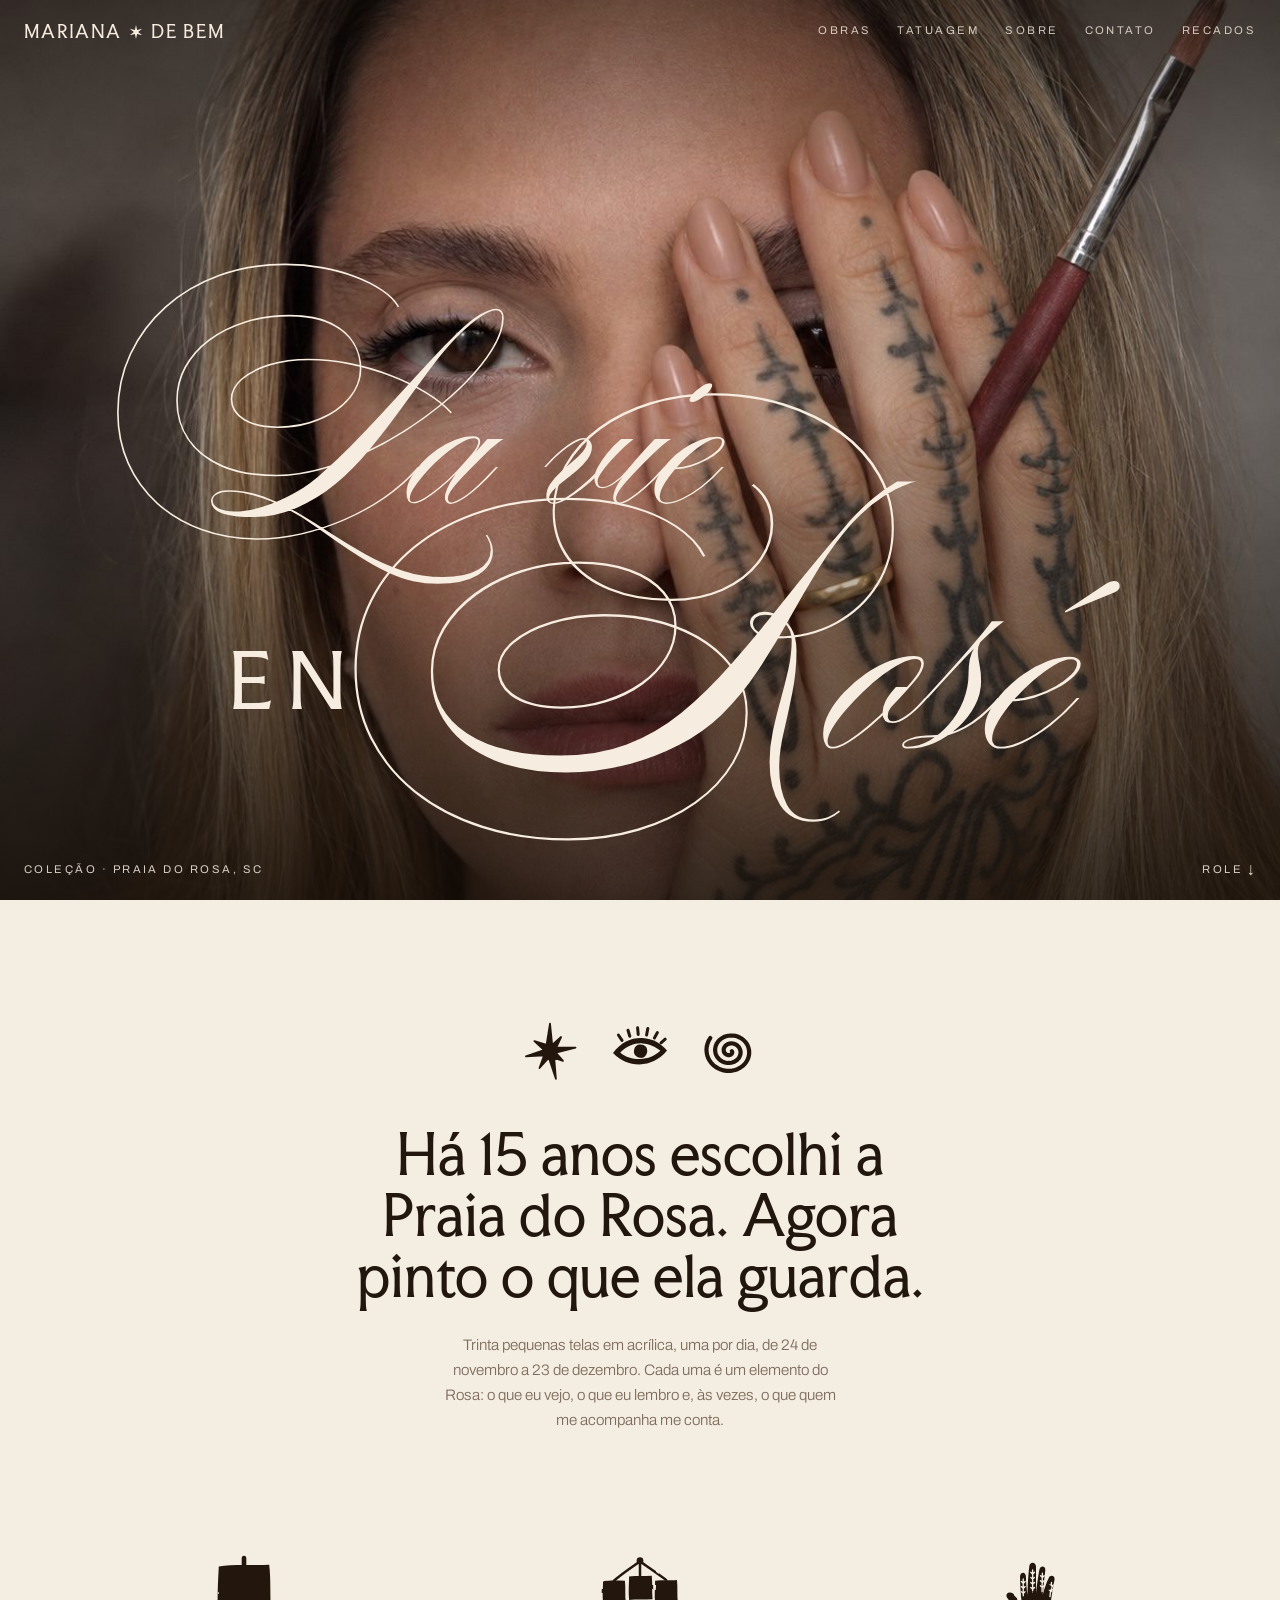
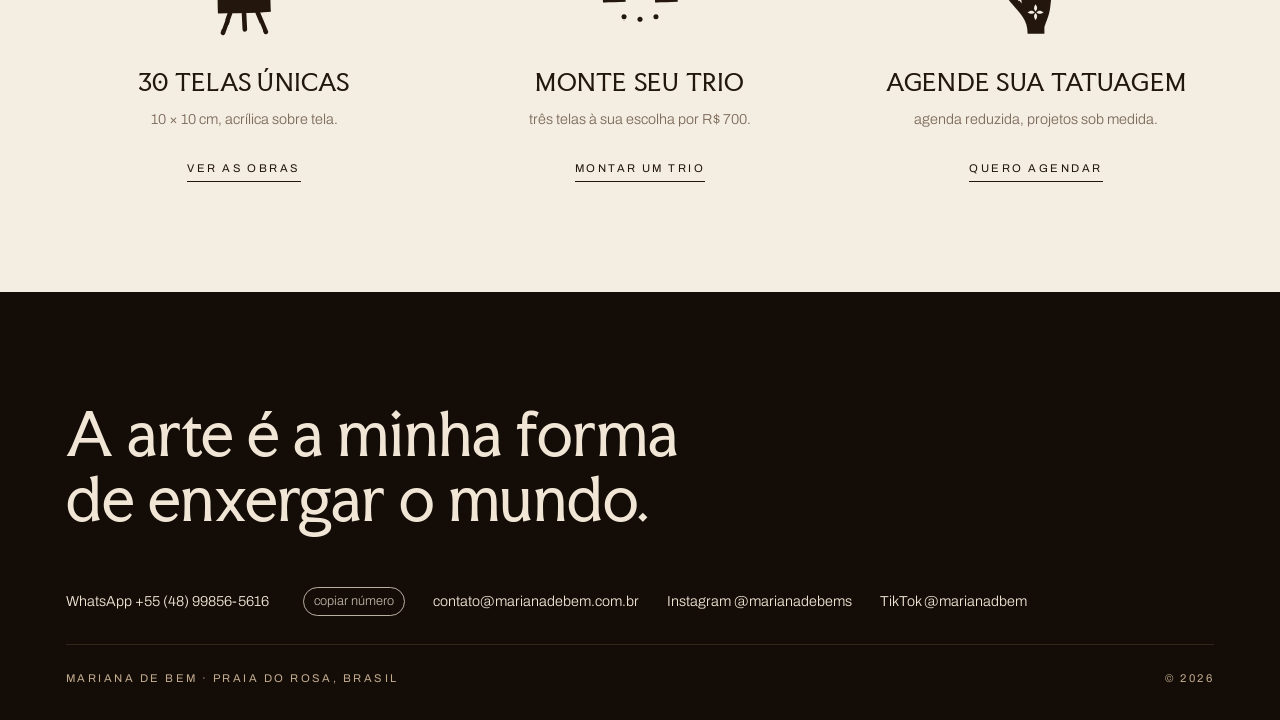
<file: index.html>
<!doctype html>
<html lang="pt-BR">
<meta charset="utf-8">
<meta name="viewport" content="width=device-width, initial-scale=1, viewport-fit=cover">
<title>La Vie en Rosé</title>
<meta name="description" content="Mariana de Bem: artista e tatuadora na Praia do Rosa. Coleção La Vie en Rosé, obras em acrílica sobre tela.">
<link rel="preconnect" href="https://fonts.googleapis.com">
<link rel="preconnect" href="https://fonts.gstatic.com" crossorigin>
<link rel="stylesheet" href="https://fonts.googleapis.com/css2?family=Faculty+Glyphic&family=Ballet:opsz@16..72&family=Archivo:wght@300;400;500&display=swap">
<link rel="stylesheet" href="estilo.css">

<svg width="0" height="0" style="position:absolute" aria-hidden="true">
  <!-- Ícones no estilo recortado à mão: formas cheias e orgânicas, com detalhes vazados na cor do fundo.
       O filtro "tremido" deixa as bordas levemente irregulares, como papel recortado ou tinta. -->
  <filter id="tremido" x="-10%" y="-10%" width="120%" height="120%">
    <feTurbulence type="fractalNoise" baseFrequency="0.05" numOctaves="2" seed="7"/>
    <feDisplacementMap in="SourceGraphic" scale="2.6" xChannelSelector="R" yChannelSelector="G"/>
  </filter>
  <!-- Faísca: oito pontas de tamanhos diferentes -->
  <symbol id="i-faisca" viewBox="0 0 100 100">
    <path filter="url(#tremido)" fill="currentColor" stroke="currentColor" stroke-width="3" stroke-linejoin="round" d="M50.0 6.0 L53.6 41.6 L68.5 28.4 L60.4 46.0 L92.6 46.0 L59.7 54.5 L71.6 68.2 L57.0 63.0 L59.8 98.0 L48.1 62.8 L32.5 80.0 L40.2 58.9 L9.9 60.5 L40.2 50.2 L24.0 35.1 L44.3 41.5 Z"/>
  </symbol>
  <!-- Olho: amêndoa torta, cílios curtos em cima -->
  <symbol id="i-olho" viewBox="0 0 100 100">
    <g filter="url(#tremido)">
      <path fill="none" stroke="currentColor" stroke-width="5" stroke-linecap="round" d="M20 34 14 25M33 27l-3-10M47 24l-1-11M61 25l2-11M74 30l5-9M85 38l7-6"/>
      <path fill="currentColor" d="M5 55C19 36 37 29 54 30s31 9 41 21C83 66 66 74 49 74S16 67 5 55Z"/>
      <path style="fill:var(--creme)" d="M17 54c12-11 25-16 37-15s23 6 30 12c-9 9-21 14-34 14S26 62 17 54Z"/>
      <path fill="currentColor" d="M51 41c7 0 12 5 11 12s-6 11-12 10-11-5-10-12 5-10 11-10Z"/>
    </g>
  </symbol>
  <!-- Espiral: traço grosso que abre do centro -->
  <symbol id="i-espiral" viewBox="0 0 100 100">
    <path filter="url(#tremido)" fill="none" stroke="currentColor" stroke-width="7" stroke-linecap="round" stroke-linejoin="round" d="M53.1 52.0 L53.4 52.4 L53.6 52.9 L53.7 53.5 L53.7 54.1 L53.6 54.7 L53.4 55.4 L53.1 56.0 L52.6 56.6 L52.0 57.1 L51.3 57.6 L50.5 58.0 L49.6 58.3 L48.6 58.5 L47.5 58.5 L46.5 58.4 L45.4 58.1 L44.3 57.7 L43.3 57.1 L42.3 56.4 L41.4 55.5 L40.7 54.5 L40.1 53.3 L39.7 52.1 L39.5 50.8 L39.5 49.4 L39.6 48.0 L40.1 46.6 L40.7 45.2 L41.6 43.9 L42.7 42.7 L44.0 41.6 L45.4 40.7 L47.1 39.9 L48.9 39.4 L50.7 39.1 L52.7 39.0 L54.7 39.2 L56.7 39.6 L58.6 40.3 L60.4 41.3 L62.2 42.5 L63.7 44.0 L65.0 45.6 L66.1 47.5 L66.9 49.5 L67.5 51.7 L67.7 53.9 L67.5 56.2 L67.0 58.4 L66.2 60.6 L65.0 62.8 L63.5 64.8 L61.7 66.6 L59.6 68.2 L57.3 69.5 L54.7 70.5 L52.0 71.2 L49.1 71.6 L46.2 71.6 L43.3 71.2 L40.4 70.4 L37.6 69.3 L34.9 67.8 L32.5 65.9 L30.4 63.8 L28.5 61.3 L27.1 58.6 L26.0 55.7 L25.4 52.7 L25.2 49.6 L25.5 46.4 L26.2 43.3 L27.4 40.3 L29.1 37.4 L31.2 34.7 L33.8 32.3 L36.7 30.2 L39.9 28.4 L43.4 27.1 L47.1 26.2 L50.9 25.8 L54.8 25.9 L58.7 26.4 L62.5 27.5 L66.1 29.1 L69.6 31.1 L72.7 33.5 L75.5 36.4 L77.8 39.6 L79.7 43.1 L81.0 46.8 L81.8 50.8 L82.0 54.8 L81.6 58.8 L80.6 62.8 L79.0 66.7 L76.8 70.4 L74.1 73.8 L70.8 76.8 L67.2 79.4 L63.1 81.6 L58.7 83.2 L54.1 84.3 L49.3 84.8 L44.4 84.7 L39.5 84.0 L34.8 82.6 L30.3 80.7 L26.0 78.2 L22.2 75.1 L18.8 71.6 L15.9 67.6 L13.6 63.3 L12.0 58.7 L11.1 53.9 L10.8 49.0 L11.3 44.0 L12.6 39.2 L14.5 34.4 L17.2 30.0"/>
  </symbol>
  <!-- Obras: tela no cavalete, recortada à mão -->
  <symbol id="i-tela" viewBox="0 0 100 100">
    <g filter="url(#tremido)">
      <path fill="none" stroke="currentColor" stroke-width="5.5" stroke-linecap="round" d="M50 6v10M34 70 25 95M66 70l10 24M50 71l1 20"/>
      <path fill="currentColor" d="M20 16c16-3 42-1 60-2 2 16 1 38 2 56-20 2-44 1-63 2-1-18 0-38 1-56Z"/>
    </g>
  </symbol>
  <!-- Trio: três telas penduradas -->
  <symbol id="i-trio" viewBox="0 0 100 100">
    <g filter="url(#tremido)">
      <path fill="none" stroke="currentColor" stroke-width="3" stroke-linecap="round" d="M50 10C40 17 28 25 19 33M50 10c10 7 22 15 31 22M50 10v17"/>
      <circle cx="50" cy="9" r="4" fill="currentColor"/>
      <path fill="currentColor" d="M6 34c8-2 18-1 26-1 1 8 0 17 1 25-9 1-19 0-27 1-1-9 0-17 0-25Z"/>
      <path fill="currentColor" d="M37 28c9-1 18 0 27-1 1 9 0 19 1 28-10 1-19 0-28 1-1-10 0-19 0-28Z"/>
      <path fill="currentColor" d="M68 33c8-1 18 0 26-1 1 9 0 18 1 26-9 1-19 0-27 1-1-9 0-18 0-26Z"/>
      <circle cx="31" cy="76" r="3" fill="currentColor"/><circle cx="50" cy="79" r="3" fill="currentColor"/><circle cx="69" cy="76" r="3" fill="currentColor"/>
    </g>
  </symbol>
  <!-- Tatuagem: mão orgânica com ornamentos vazados nos dedos, como as tatuagens da Mariana -->
  <symbol id="i-agulha" viewBox="0 0 100 100">
    <g filter="url(#tremido)">
      <path fill="currentColor" d="M40 96C40 88 38 82 34 76 30 70 22 62 16 54 13 50 16 45 21 48 26 52 30 57 33 60 32 50 31 38 31 28 31 22 38 22 38 28 38 36 39 44 40 50 40 38 41 24 42 16 42 10 50 10 50 16 50 26 50 38 50 48 51 38 53 26 54 20 55 14 62 15 61 21 60 30 59 40 58 50 60 42 63 34 65 30 67 25 73 27 72 32 70 42 68 54 67 64 66 74 62 82 60 88 60 91 60 94 60 96Z"/>
      <g fill="none" style="stroke:var(--creme)" stroke-width="1.6" stroke-linecap="round" stroke-linejoin="round">
        <path d="M34.8 31v20M32.6 34l2.2 2.2 2.2-2.2M32.6 40l2.2 2.2 2.2-2.2M32.6 46l2.2 2.2 2.2-2.2"/>
        <path d="M46 20v25M43.8 23l2.2 2.2 2.2-2.2M43.8 29l2.2 2.2 2.2-2.2M43.8 35l2.2 2.2 2.2-2.2M43.8 41l2.2 2.2 2.2-2.2"/>
        <path d="M57.6 24 57.2 46M55.4 27l2.2 2.2 2.2-2.2M55.3 33l2.2 2.2 2.2-2.2M55.2 39l2.2 2.2 2.2-2.2"/>
        <path d="M68.5 35 66.6 52M66.5 38l2 2 2.1-1.9M65.9 44l2 2 2.1-1.9"/>
      </g>
      <!-- flor no dorso da mão -->
      <g style="fill:var(--creme)">
        <path d="M49.5 61c2.5 3.5 2.5 6 0 8.5-2.5-2.5-2.5-5 0-8.5Z"/>
        <path d="M49.5 80c2.5-3.5 2.5-6 0-8.5-2.5 2.5-2.5 5 0 8.5Z"/>
        <path d="M40 70.5c3.5-2.5 6-2.5 8.5 0-2.5 2.5-5 2.5-8.5 0Z"/>
        <path d="M59 70.5c-3.5-2.5-6-2.5-8.5 0 2.5 2.5 5 2.5 8.5 0Z"/>
      </g>
    </g>
  </symbol>
</svg>

<header class="topo" id="topo">
  <div class="wrap">
    <a class="marca" href="index.html">Mariana <svg viewBox="0 0 20 20" aria-hidden="true"><path fill="currentColor" d="M10 0l1.6 7.2L19 5.5l-6 4.5 6 4.5-7.4-1.7L10 20l-1.6-7.2L1 14.5 7 10 1 5.5l7.4 1.7z"/></svg> de Bem</a>
    <nav class="menu caps" aria-label="Páginas">
      <a href="obras.html">Obras</a>
      <a href="tatuagem.html">Tatuagem</a>
      <a href="sobre.html">Sobre</a>
      <a href="contato.html">Contato</a>
      <a href="recados.html">Recados</a>
    </nav>
  </div>
</header>

<header class="abertura">
  <img src="foto-capa.jpg" alt="Mariana de Bem cobrindo um dos olhos com a mão tatuada, segurando um pincel">
  <h1 class="letreiro"><span class="linha1">La vie</span><span class="linha2"><span class="en">en</span>Rosé</span></h1>
  <div class="rodape caps"><span>Coleção · Praia do Rosa, SC</span><span class="rolar">Role ↓</span></div>
</header>

<section class="manifesto">
  <div class="wrap">
    <div class="icones" aria-hidden="true">
      <svg><use href="#i-faisca"/></svg><svg><use href="#i-olho"/></svg><svg><use href="#i-espiral"/></svg>
    </div>
    <h2>Há 15 anos escolhi a Praia do Rosa. Agora pinto o que ela guarda.</h2>
    <p>Trinta pequenas telas em acrílica, uma por dia, de 24 de novembro a 23 de dezembro. Cada uma é um elemento do Rosa: o que eu vejo, o que eu lembro e, às vezes, o que quem me acompanha me conta.</p>
  </div>
</section>

<section class="caminhos" aria-label="Caminhos">
  <div class="wrap grid">
    <div class="caminho">
      <svg aria-hidden="true"><use href="#i-tela"/></svg>
      <h3>30 telas únicas</h3>
      <p>10 × 10 cm, acrílica sobre tela.</p>
      <a class="link caps" href="obras.html">Ver as obras</a>
    </div>
    <div class="caminho">
      <svg aria-hidden="true"><use href="#i-trio"/></svg>
      <h3>Monte seu trio</h3>
      <p>três telas à sua escolha por R$ 700.</p>
      <a class="link caps" data-whats="trio" href="https://wa.me/5548998565616" target="_blank" rel="noopener">Montar um trio</a>
    </div>
    <div class="caminho">
      <svg aria-hidden="true"><use href="#i-agulha"/></svg>
      <h3>Agende sua tatuagem</h3>
      <p>agenda reduzida, projetos sob medida.</p>
      <a class="link caps" href="tatuagem.html">Quero agendar</a>
    </div>
  </div>
</section>

<footer>
  <div class="wrap">
    <p class="frase">A arte é a minha forma de enxergar o mundo.</p>
    <div class="links">
      <a data-whats="ola" href="https://wa.me/5548998565616" target="_blank" rel="noopener">WhatsApp <span data-numero></span></a>
      <button class="copiar" data-copiar type="button">copiar número</button>
      <a href="mailto:contato@marianadebem.com.br">contato@marianadebem.com.br</a>
      <a href="https://www.instagram.com/marianadebems/" target="_blank" rel="noopener">Instagram @marianadebems</a>
      <a href="https://www.tiktok.com/@marianadbem" target="_blank" rel="noopener">TikTok @marianadbem</a>
    </div>
    <div class="base caps"><span>Mariana de Bem · Praia do Rosa, Brasil</span><span>© 2026</span></div>
  </div>
</footer>

<script src="comum.js"></script>

</html>
</file>
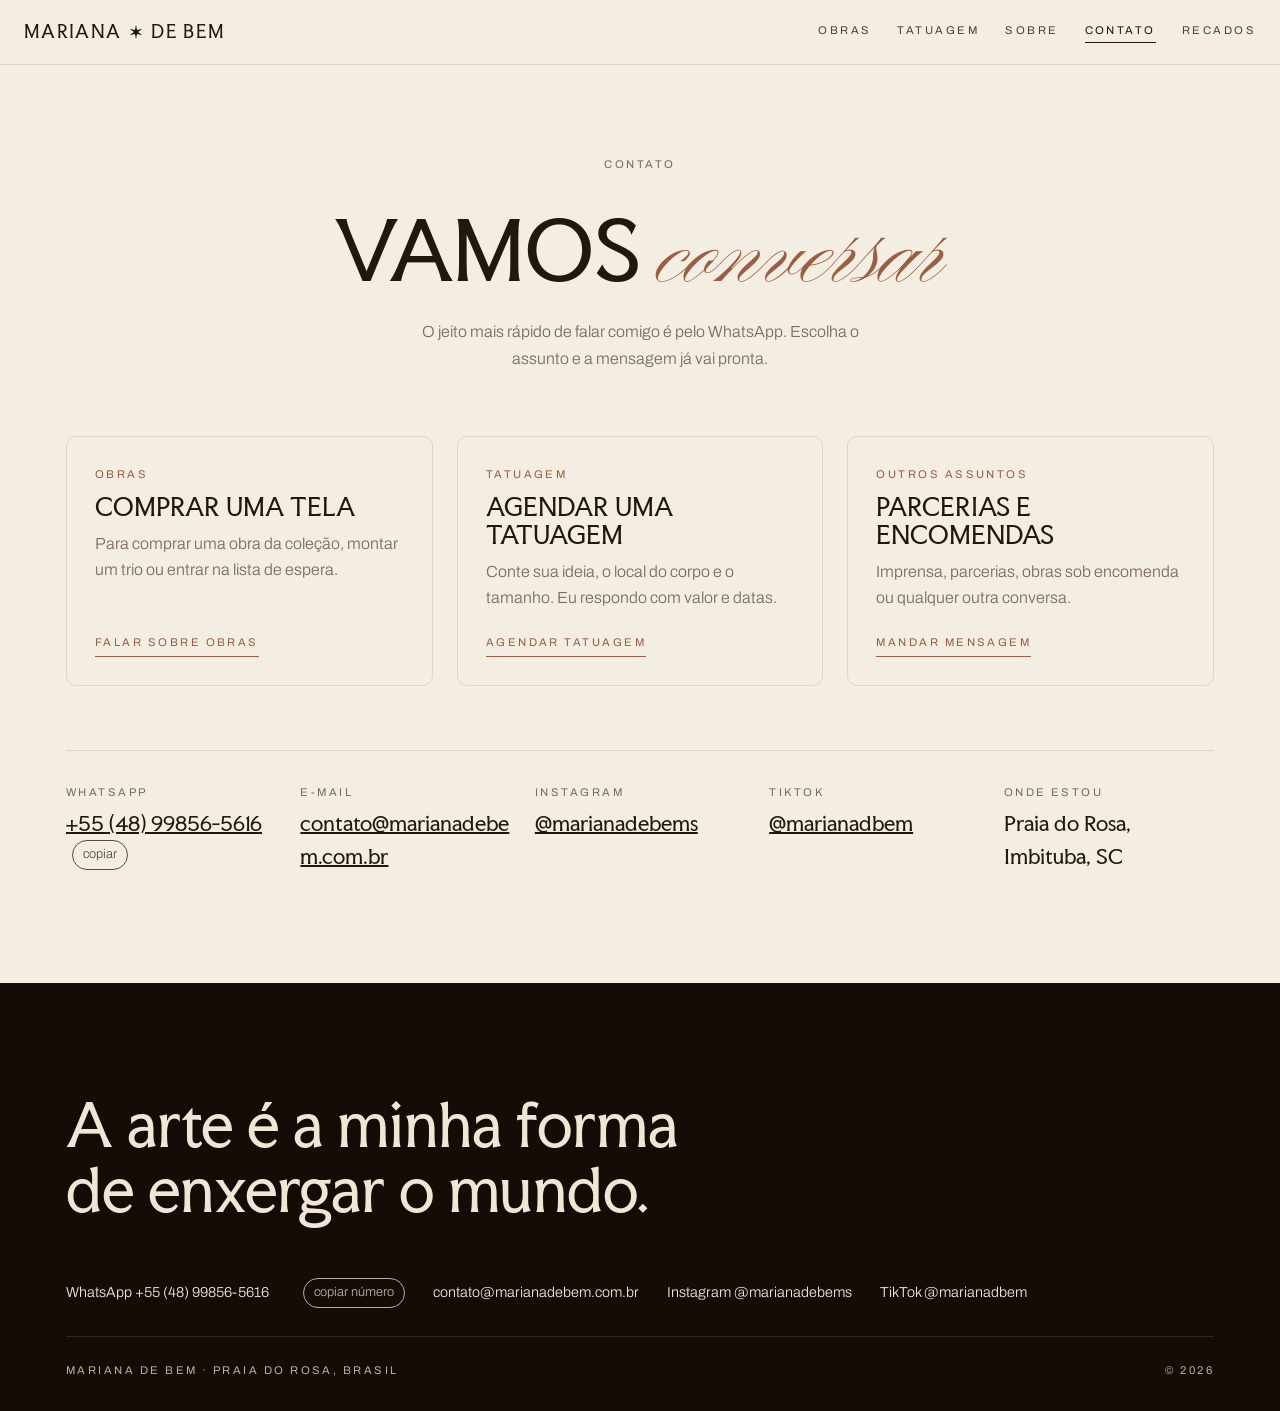
<file: contato.html>
<!doctype html>
<html lang="pt-BR">
<head>
<meta charset="utf-8">
<meta name="viewport" content="width=device-width, initial-scale=1, viewport-fit=cover">
<title>Contato · Mariana de Bem</title>
<meta name="description" content="Fale com Mariana de Bem pelo WhatsApp ou Instagram.">
<link rel="preconnect" href="https://fonts.googleapis.com">
<link rel="preconnect" href="https://fonts.gstatic.com" crossorigin>
<link rel="stylesheet" href="https://fonts.googleapis.com/css2?family=Faculty+Glyphic&family=Ballet:opsz@16..72&family=Archivo:wght@300;400;500&display=swap">
<link rel="stylesheet" href="estilo.css">
</head>
<body>

<header class="topo solido" id="topo">
  <div class="wrap">
    <a class="marca" href="index.html">Mariana <svg viewBox="0 0 20 20" aria-hidden="true"><path fill="currentColor" d="M10 0l1.6 7.2L19 5.5l-6 4.5 6 4.5-7.4-1.7L10 20l-1.6-7.2L1 14.5 7 10 1 5.5l7.4 1.7z"/></svg> de Bem</a>
    <nav class="menu caps" aria-label="Páginas">
      <a href="obras.html">Obras</a>
      <a href="tatuagem.html">Tatuagem</a>
      <a href="sobre.html">Sobre</a>
      <a href="contato.html" aria-current="page">Contato</a>
      <a href="recados.html">Recados</a>
    </nav>
  </div>
</header>

<main>
  <section class="cab-pagina">
    <div class="wrap">
      <span class="caps">Contato</span>
      <h1>Vamos <span class="script">conversar</span></h1>
      <p>O jeito mais rápido de falar comigo é pelo WhatsApp. Escolha o assunto e a mensagem já vai pronta.</p>
    </div>
  </section>

  <section class="contato">
    <div class="wrap">
      <div class="canais">
        <div class="canal">
          <span class="caps">Obras</span>
          <h2>Comprar uma tela</h2>
          <p>Para comprar uma obra da coleção, montar um trio ou entrar na lista de espera.</p>
          <a class="link caps" data-whats="obra" href="https://wa.me/5548998565616" target="_blank" rel="noopener">Falar sobre obras</a>
        </div>
        <div class="canal">
          <span class="caps">Tatuagem</span>
          <h2>Agendar uma tatuagem</h2>
          <p>Conte sua ideia, o local do corpo e o tamanho. Eu respondo com valor e datas.</p>
          <a class="link caps" data-whats="tatuagem" href="https://wa.me/5548998565616" target="_blank" rel="noopener">Agendar tatuagem</a>
        </div>
        <div class="canal">
          <span class="caps">Outros assuntos</span>
          <h2>Parcerias e encomendas</h2>
          <p>Imprensa, parcerias, obras sob encomenda ou qualquer outra conversa.</p>
          <a class="link caps" data-whats="outro" href="https://wa.me/5548998565616" target="_blank" rel="noopener">Mandar mensagem</a>
        </div>
      </div>

      <div class="dados">
        <div>
          <span class="caps">WhatsApp</span>
          <a class="valor" data-whats="ola" href="https://wa.me/5548998565616" target="_blank" rel="noopener"><span data-numero>+55 (48) 99856-5616</span></a>
          <button class="copiar" data-copiar type="button">copiar</button>
        </div>
        <div>
          <span class="caps">E-mail</span>
          <a class="valor" href="mailto:contato@marianadebem.com.br">contato@marianadebem.com.br</a>
        </div>
        <div>
          <span class="caps">Instagram</span>
          <a class="valor" href="https://www.instagram.com/marianadebems/" target="_blank" rel="noopener">@marianadebems</a>
        </div>
        <div>
          <span class="caps">TikTok</span>
          <a class="valor" href="https://www.tiktok.com/@marianadbem" target="_blank" rel="noopener">@marianadbem</a>
        </div>
        <div>
          <span class="caps">Onde estou</span>
          <span class="valor">Praia do Rosa, Imbituba, SC</span>
        </div>
      </div>
    </div>
  </section>
</main>

<footer>
  <div class="wrap">
    <p class="frase">A arte é a minha forma de enxergar o mundo.</p>
    <div class="links">
      <a data-whats="ola" href="https://wa.me/5548998565616" target="_blank" rel="noopener">WhatsApp <span data-numero></span></a>
      <button class="copiar" data-copiar type="button">copiar número</button>
      <a href="mailto:contato@marianadebem.com.br">contato@marianadebem.com.br</a>
      <a href="https://www.instagram.com/marianadebems/" target="_blank" rel="noopener">Instagram @marianadebems</a>
      <a href="https://www.tiktok.com/@marianadbem" target="_blank" rel="noopener">TikTok @marianadbem</a>
    </div>
    <div class="base caps"><span>Mariana de Bem · Praia do Rosa, Brasil</span><span>© 2026</span></div>
  </div>
</footer>

<script src="comum.js"></script>
</body>
</html>
</file>
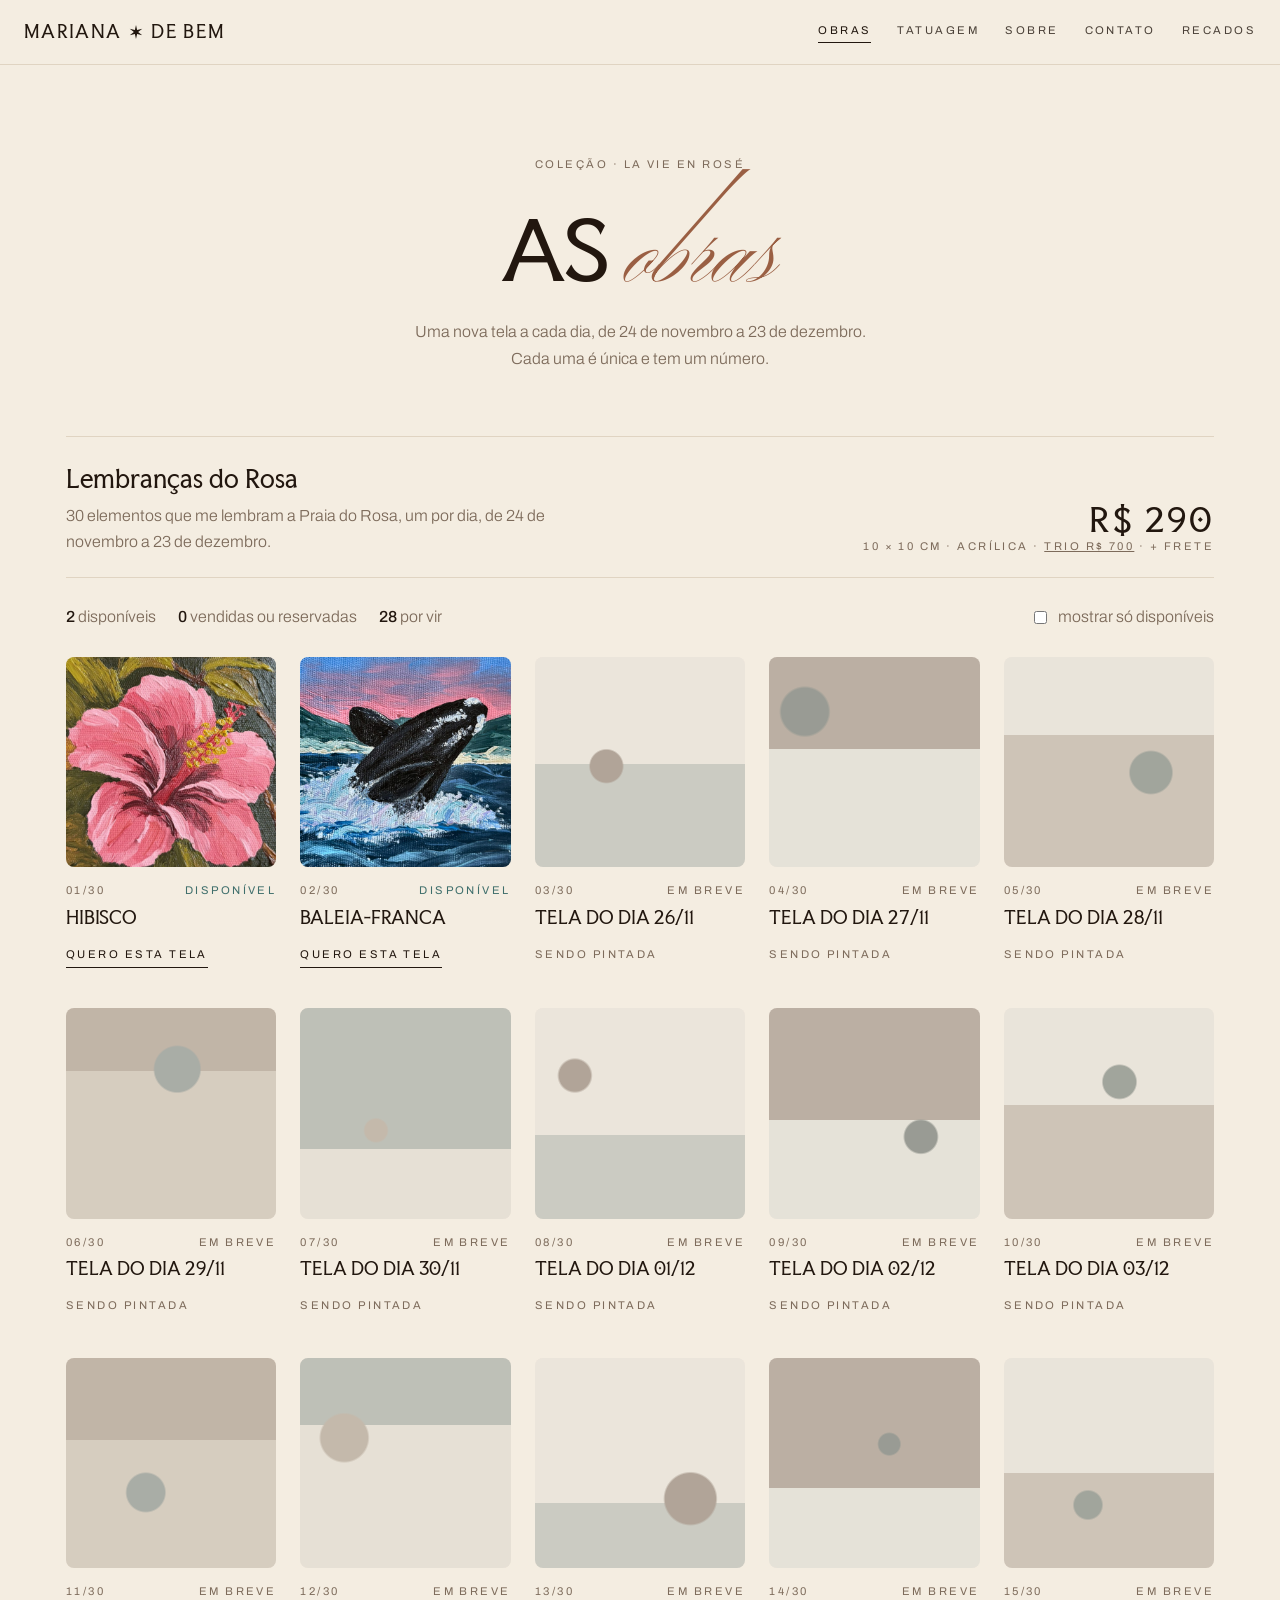
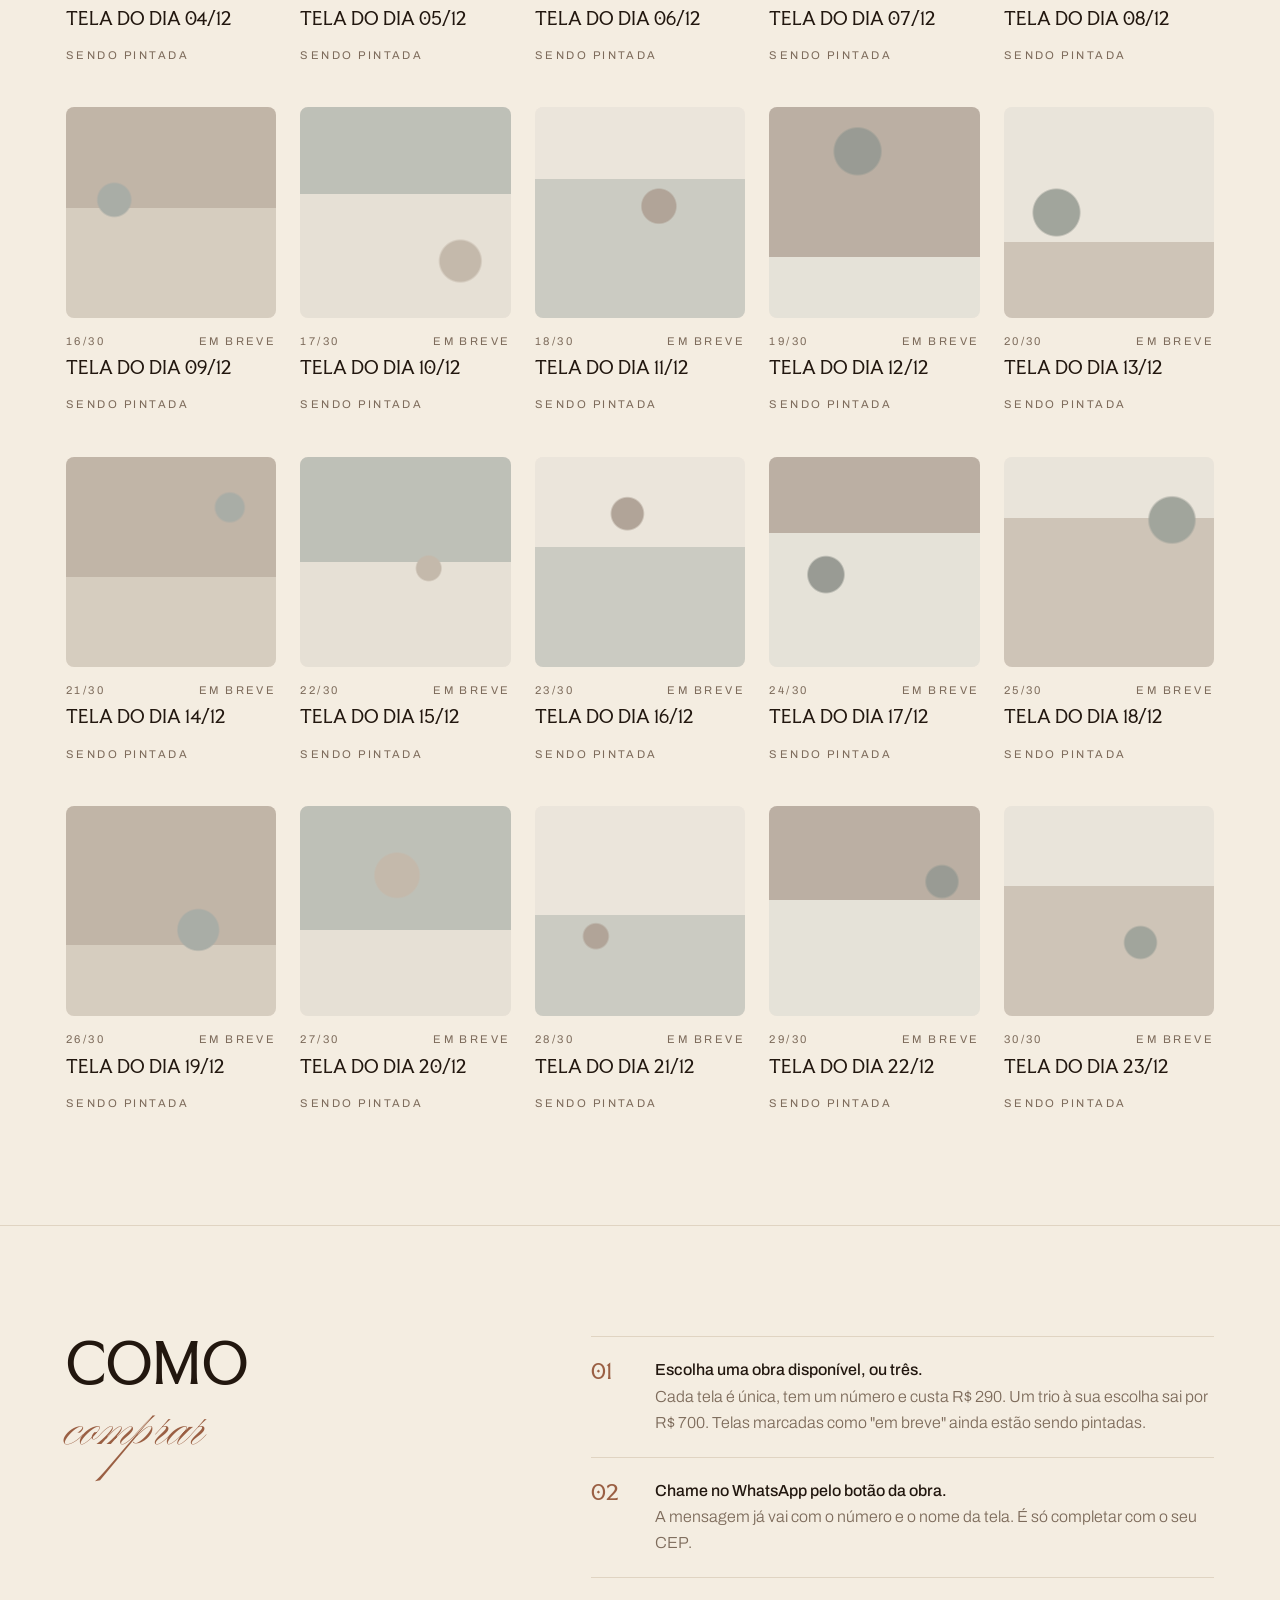
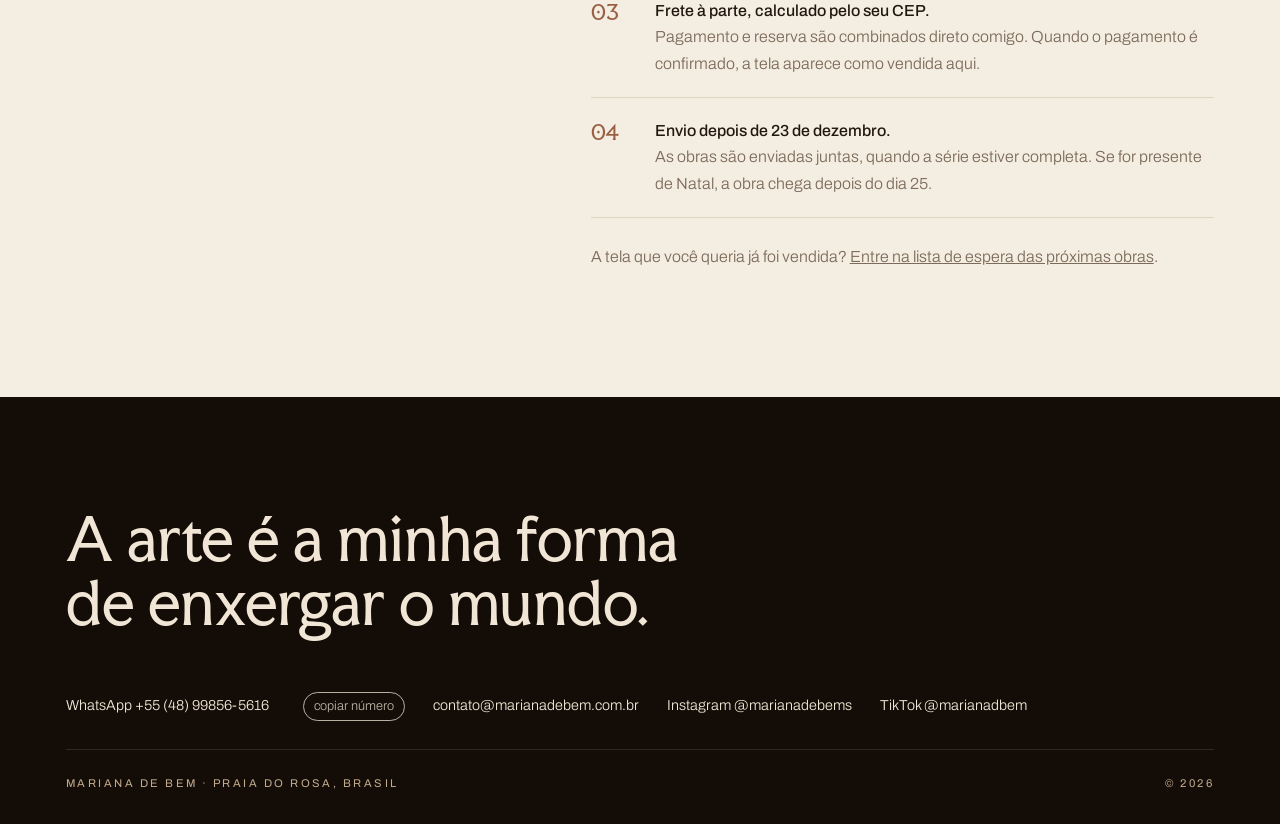
<file: obras.html>
<!doctype html>
<html lang="pt-BR">
<head>
<meta charset="utf-8">
<meta name="viewport" content="width=device-width, initial-scale=1, viewport-fit=cover">
<title>Obras · Mariana de Bem</title>
<meta name="description" content="Coleção La Vie en Rosé: 30 telas de 10 × 10 cm em acrílica, inspiradas na Praia do Rosa.">
<link rel="preconnect" href="https://fonts.googleapis.com">
<link rel="preconnect" href="https://fonts.gstatic.com" crossorigin>
<link rel="stylesheet" href="https://fonts.googleapis.com/css2?family=Faculty+Glyphic&family=Ballet:opsz@16..72&family=Archivo:wght@300;400;500&display=swap">
<link rel="stylesheet" href="estilo.css">
</head>
<body>

<header class="topo solido" id="topo">
  <div class="wrap">
    <a class="marca" href="index.html">Mariana <svg viewBox="0 0 20 20" aria-hidden="true"><path fill="currentColor" d="M10 0l1.6 7.2L19 5.5l-6 4.5 6 4.5-7.4-1.7L10 20l-1.6-7.2L1 14.5 7 10 1 5.5l7.4 1.7z"/></svg> de Bem</a>
    <nav class="menu caps" aria-label="Páginas">
      <a href="obras.html" aria-current="page">Obras</a>
      <a href="tatuagem.html">Tatuagem</a>
      <a href="sobre.html">Sobre</a>
      <a href="contato.html">Contato</a>
      <a href="recados.html">Recados</a>
    </nav>
  </div>
</header>

<main>
  <section class="cab-pagina">
    <div class="wrap">
      <span class="caps">Coleção · La Vie en Rosé</span>
      <h1>As <span class="script">obras</span></h1>
      <p>Uma nova tela a cada dia, de 24 de novembro a 23 de dezembro. Cada uma é única e tem um número.</p>
    </div>
  </section>

  <section class="colecao">
    <div class="wrap">
      <div class="abas" role="tablist" aria-label="Capítulos da coleção" id="abas"></div>
      <div class="ficha" id="info"></div>
      <div class="contagem" id="contagem"></div>
      <div class="grade" id="grade" role="tabpanel"></div>
    </div>
  </section>

  <section class="comprar" id="comprar">
    <div class="wrap duas">
      <h2 class="titulo-sec">Como <span class="script">comprar</span></h2>
      <div>
        <ol class="passos">
          <li><span><b>Escolha uma obra disponível, ou três.</b> Cada tela é única, tem um número e custa R$ 290. Um trio à sua escolha sai por R$ 700. Telas marcadas como "em breve" ainda estão sendo pintadas.</span></li>
          <li><span><b>Chame no WhatsApp pelo botão da obra.</b> A mensagem já vai com o número e o nome da tela. É só completar com o seu CEP.</span></li>
          <li><span><b>Frete à parte, calculado pelo seu CEP.</b> Pagamento e reserva são combinados direto comigo. Quando o pagamento é confirmado, a tela aparece como vendida aqui.</span></li>
          <li><span><b>Envio depois de 23 de dezembro.</b> As obras são enviadas juntas, quando a série estiver completa. Se for presente de Natal, a obra chega depois do dia 25.</span></li>
        </ol>
        <p class="nota">A tela que você queria já foi vendida? <a data-whats="espera" href="https://wa.me/5548998565616" target="_blank" rel="noopener">Entre na lista de espera das próximas obras</a>.</p>
      </div>
    </div>
  </section>
</main>

<footer>
  <div class="wrap">
    <p class="frase">A arte é a minha forma de enxergar o mundo.</p>
    <div class="links">
      <a data-whats="ola" href="https://wa.me/5548998565616" target="_blank" rel="noopener">WhatsApp <span data-numero></span></a>
      <button class="copiar" data-copiar type="button">copiar número</button>
      <a href="mailto:contato@marianadebem.com.br">contato@marianadebem.com.br</a>
      <a href="https://www.instagram.com/marianadebems/" target="_blank" rel="noopener">Instagram @marianadebems</a>
      <a href="https://www.tiktok.com/@marianadbem" target="_blank" rel="noopener">TikTok @marianadbem</a>
    </div>
    <div class="base caps"><span>Mariana de Bem · Praia do Rosa, Brasil</span><span>© 2026</span></div>
  </div>
</footer>

<script src="comum.js"></script>
<script>
/* ================================================================
   EDITE AQUI: as telas da coleção.
   Em cada obra:
     titulo: o elemento pintado
     status: "embreve" | "disponivel" | "reservada" | "vendida"
     foto:   endereço da foto da tela (ou deixe "")
   ================================================================ */
const CAPITULOS = [
  {
    id: "lembrancas",
    aba: "Lembranças",
    nome: "Lembranças do Rosa",
    texto: "30 elementos que me lembram a Praia do Rosa, um por dia, de 24 de novembro a 23 de dezembro.",
    medida: "10 × 10 cm",
    preco: 290,
    trio: 700, // 3 telas à escolha
    inicio: "2026-11-24", // primeira tela; as datas seguintes contam um dia por tela
    obras: {
      1: { titulo: "Hibisco", status: "disponivel", foto: "obras/01-hibisco-tela.jpg" },
      2: { titulo: "Baleia-franca", status: "disponivel", foto: "obras/02-baleia-franca.jpg" },
    }
  }
];
/* ================================================================ */

const TOTAL = 30;
const NOMES_STATUS = { embreve: "em breve", disponivel: "disponível", reservada: "reservada", vendida: "vendida" };
const brl = v => v.toLocaleString("pt-BR", { style: "currency", currency: "BRL", minimumFractionDigits: 0 });
let atual = 0, soDisponiveis = false;
try { atual = Math.min(Number(localStorage.getItem("lver-aba")) || 0, CAPITULOS.length - 1); } catch (e) {}

function dataDaTela(cap, n) {
  if (!cap.inicio) return null;
  const d = new Date(cap.inicio + "T12:00:00");
  d.setDate(d.getDate() + n - 1);
  return d.toLocaleDateString("pt-BR", { day: "2-digit", month: "2-digit" });
}

// Pintura provisória: cada número ganha uma composição própria em tons de terra e mar.
const PALETAS = [["#c9a27e","#efe4d6","#3f6f6c"],["#9cb8b2","#f1e7da","#9a5f43"],["#d8b48c","#b9805f","#4b7f86"],["#dfe2d8","#a8775a","#2f5c5f"],["#ecdcc8","#7fa39c","#b98a62"]];
function pinturaProvisoria(capIdx, n) {
  const p = PALETAS[(n * 7 + capIdx * 3) % PALETAS.length];
  const h = 28 + (n * 37) % 44, x = 15 + (n * 53) % 70, y = 20 + (n * 29) % 55;
  return `background:
    radial-gradient(circle at ${x}% ${y}%, ${p[2]} 0 ${6 + n % 7}%, transparent ${7 + n % 7}%),
    linear-gradient(180deg, ${p[1]} 0 ${h}%, ${p[0]} ${h}% 100%),
    ${p[1]}`;
}

const linkWhats = (cap, n, titulo) => zap(`Olá, Mariana! Quero a tela ${String(n).padStart(2, "0")}/30${titulo ? ` "${titulo}"` : ""} da coleção La Vie en Rosé (${cap.medida}, ${brl(cap.preco)}). Ainda está disponível?\nMeu CEP para o frete: `);
const linkTrio = cap => zap(`Olá, Mariana! Quero montar um trio da coleção La Vie en Rosé (3 telas por ${brl(cap.trio)}).\nAs telas que eu quero (números): \nMeu CEP para o frete: `);

function desenhaAbas() {
  const el = document.getElementById("abas");
  el.innerHTML = "";
  el.hidden = CAPITULOS.length < 2;
  CAPITULOS.forEach((c, i) => {
    const b = document.createElement("button");
    b.className = "aba caps"; b.type = "button"; b.id = "aba-" + c.id;
    b.setAttribute("role", "tab"); b.setAttribute("aria-selected", i === atual);
    b.textContent = c.aba;
    b.onclick = () => { atual = i; try { localStorage.setItem("lver-aba", i); } catch (e) {} desenha(); };
    el.appendChild(b);
  });
}

function desenha() {
  desenhaAbas();
  const cap = CAPITULOS[atual];
  document.getElementById("info").innerHTML = `
    <div><h3>${cap.nome}</h3><p>${cap.texto}</p></div>
    <div class="preco caps"><b>${brl(cap.preco)}</b>${cap.medida} · acrílica${cap.trio ? ` · <a href="${linkTrio(cap)}" target="_blank" rel="noopener">trio ${brl(cap.trio)}</a>` : ""} · + frete</div>`;

  const lista = Array.from({ length: TOTAL }, (_, i) => {
    const n = i + 1, o = cap.obras[n] || {};
    return { n, titulo: o.titulo || "", status: o.status || "embreve", foto: o.foto || "" };
  });
  const conta = s => lista.filter(o => o.status === s).length;
  document.getElementById("contagem").innerHTML = `
    <span><b>${conta("disponivel")}</b> disponíveis</span>
    <span><b>${conta("vendida") + conta("reservada")}</b> vendidas ou reservadas</span>
    <span><b>${conta("embreve")}</b> por vir</span>
    <label for="filtro"><input type="checkbox" id="filtro" ${soDisponiveis ? "checked" : ""}> mostrar só disponíveis</label>`;
  document.getElementById("filtro").onchange = e => { soDisponiveis = e.target.checked; desenha(); };

  const grade = document.getElementById("grade");
  const visiveis = soDisponiveis ? lista.filter(o => o.status === "disponivel") : lista;
  if (!visiveis.length) { grade.innerHTML = `<p class="vazio-filtro">Nenhuma tela disponível neste momento. As próximas aparecem aqui assim que ficarem prontas.</p>`; return; }
  grade.innerHTML = visiveis.map(o => {
    const num = String(o.n).padStart(2, "0");
    const data = dataDaTela(cap, o.n);
    const titulo = o.titulo || (o.status === "embreve" ? (data ? `Tela do dia ${data}` : "Em breve") : `Tela ${num}`);
    const imagem = o.foto ? `<img src="${o.foto}" alt="${titulo}, ${cap.medida}" loading="lazy">` : `<div class="pintura" style="${pinturaProvisoria(atual, o.n)}"></div>`;
    const acao = o.status === "disponivel"
      ? `<a class="link caps" href="${linkWhats(cap, o.n, o.titulo)}" target="_blank" rel="noopener">Quero esta tela</a>`
      : o.status === "reservada" ? `<span class="sem-acao caps">Reservada</span>`
      : o.status === "vendida" ? `<span class="sem-acao caps">Já tem dono</span>`
      : `<span class="sem-acao caps">Sendo pintada</span>`;
    return `<article class="obra ${o.status}">
      <div class="tela">${imagem}</div>
      <div class="rotulo caps"><span>${num}/30</span><span class="selo ${o.status}">${NOMES_STATUS[o.status]}</span></div>
      <h4>${titulo}</h4>
      <div class="acao">${acao}</div>
    </article>`;
  }).join("");
}

desenha();
</script>
</body>
</html>
</file>
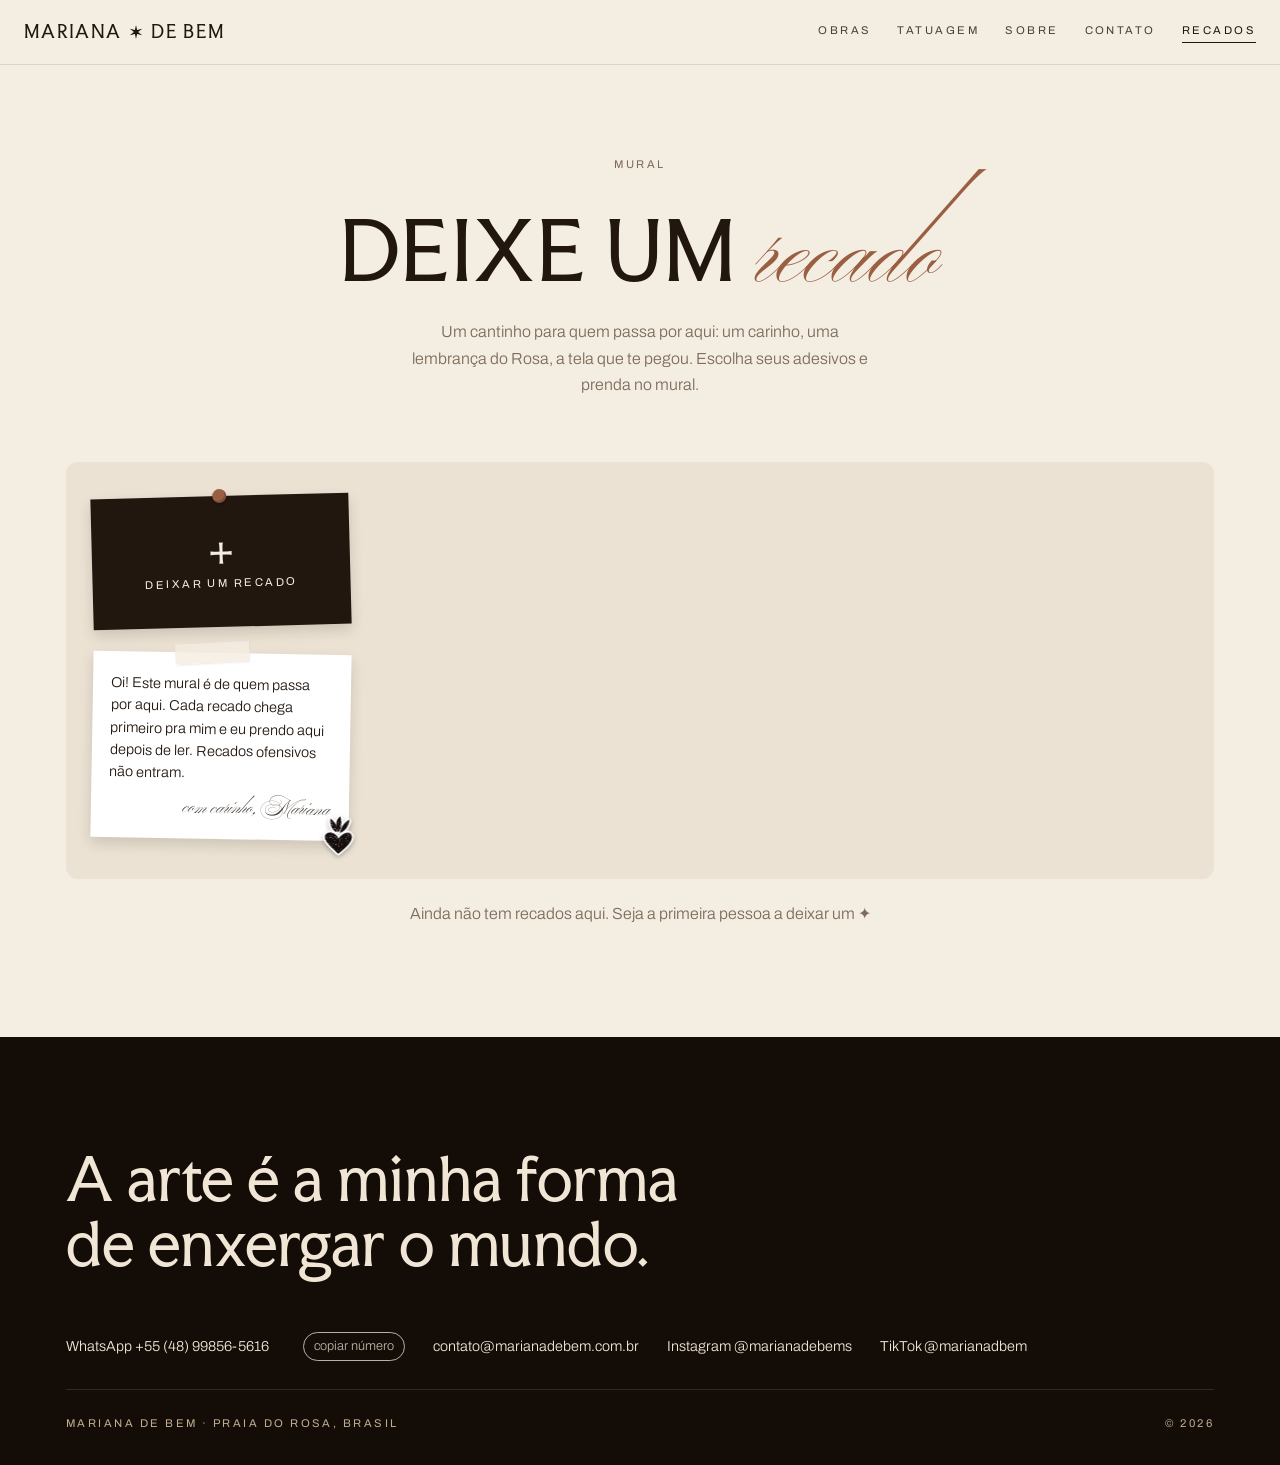
<file: recados.html>
<!doctype html>
<html lang="pt-BR">
<head>
<meta charset="utf-8">
<meta name="viewport" content="width=device-width, initial-scale=1, viewport-fit=cover">
<title>Recados · Mariana de Bem</title>
<meta name="description" content="Mural de recados de quem passa pelo site de Mariana de Bem.">
<link rel="preconnect" href="https://fonts.googleapis.com">
<link rel="preconnect" href="https://fonts.gstatic.com" crossorigin>
<link rel="stylesheet" href="https://fonts.googleapis.com/css2?family=Faculty+Glyphic&family=Ballet:opsz@16..72&family=Archivo:wght@300;400;500&display=swap">
<link rel="stylesheet" href="estilo.css">
</head>
<body>

<svg width="0" height="0" style="position:absolute" aria-hidden="true">
  <filter id="tremido" x="-10%" y="-10%" width="120%" height="120%">
    <!-- bordas tortas, como recorte ou carimbo -->
    <feTurbulence type="fractalNoise" baseFrequency="0.035" numOctaves="2" seed="7" result="ondula"/>
    <feDisplacementMap in="SourceGraphic" in2="ondula" scale="4.2" xChannelSelector="R" yChannelSelector="G" result="torto"/>
    <!-- granulado de tinta de carimbo: pequenas falhas espalhadas -->
    <feTurbulence type="fractalNoise" baseFrequency="1.7" numOctaves="1" seed="4" result="grao"/>
    <feColorMatrix in="grao" type="matrix" values="0 0 0 0 0  0 0 0 0 0  0 0 0 0 0  -3 0 0 0 2.75" result="mascara"/>
    <feComposite in="torto" in2="mascara" operator="in"/>
  </filter>
  <symbol id="i-faisca" viewBox="0 0 100 100">
    <path filter="url(#tremido)" fill="currentColor" stroke="currentColor" stroke-width="3" stroke-linejoin="round" d="M50.0 6.0 L53.6 41.6 L68.5 28.4 L60.4 46.0 L92.6 46.0 L59.7 54.5 L71.6 68.2 L57.0 63.0 L59.8 98.0 L48.1 62.8 L32.5 80.0 L40.2 58.9 L9.9 60.5 L40.2 50.2 L24.0 35.1 L44.3 41.5 Z"/>
  </symbol>
  <symbol id="i-olho" viewBox="0 0 100 100">
    <g filter="url(#tremido)">
      <path fill="none" stroke="currentColor" stroke-width="5" stroke-linecap="round" d="M20 34 14 25M33 27l-3-10M47 24l-1-11M61 25l2-11M74 30l5-9M85 38l7-6"/>
      <path fill="currentColor" d="M5 55C19 36 37 29 54 30s31 9 41 21C83 66 66 74 49 74S16 67 5 55Z"/>
      <path style="fill:var(--creme)" d="M17 54c12-11 25-16 37-15s23 6 30 12c-9 9-21 14-34 14S26 62 17 54Z"/>
      <path fill="currentColor" d="M51 41c7 0 12 5 11 12s-6 11-12 10-11-5-10-12 5-10 11-10Z"/>
    </g>
  </symbol>
  <symbol id="i-espiral" viewBox="0 0 100 100">
    <path filter="url(#tremido)" fill="none" stroke="currentColor" stroke-width="7" stroke-linecap="round" stroke-linejoin="round" d="M53.1 52.0 L53.4 52.4 L53.6 52.9 L53.7 53.5 L53.7 54.1 L53.6 54.7 L53.4 55.4 L53.1 56.0 L52.6 56.6 L52.0 57.1 L51.3 57.6 L50.5 58.0 L49.6 58.3 L48.6 58.5 L47.5 58.5 L46.5 58.4 L45.4 58.1 L44.3 57.7 L43.3 57.1 L42.3 56.4 L41.4 55.5 L40.7 54.5 L40.1 53.3 L39.7 52.1 L39.5 50.8 L39.5 49.4 L39.6 48.0 L40.1 46.6 L40.7 45.2 L41.6 43.9 L42.7 42.7 L44.0 41.6 L45.4 40.7 L47.1 39.9 L48.9 39.4 L50.7 39.1 L52.7 39.0 L54.7 39.2 L56.7 39.6 L58.6 40.3 L60.4 41.3 L62.2 42.5 L63.7 44.0 L65.0 45.6 L66.1 47.5 L66.9 49.5 L67.5 51.7 L67.7 53.9 L67.5 56.2 L67.0 58.4 L66.2 60.6 L65.0 62.8 L63.5 64.8 L61.7 66.6 L59.6 68.2 L57.3 69.5 L54.7 70.5 L52.0 71.2 L49.1 71.6 L46.2 71.6 L43.3 71.2 L40.4 70.4 L37.6 69.3 L34.9 67.8 L32.5 65.9 L30.4 63.8 L28.5 61.3 L27.1 58.6 L26.0 55.7 L25.4 52.7 L25.2 49.6 L25.5 46.4 L26.2 43.3 L27.4 40.3 L29.1 37.4 L31.2 34.7 L33.8 32.3 L36.7 30.2 L39.9 28.4 L43.4 27.1 L47.1 26.2 L50.9 25.8 L54.8 25.9 L58.7 26.4 L62.5 27.5 L66.1 29.1 L69.6 31.1 L72.7 33.5 L75.5 36.4 L77.8 39.6 L79.7 43.1 L81.0 46.8 L81.8 50.8 L82.0 54.8 L81.6 58.8 L80.6 62.8 L79.0 66.7 L76.8 70.4 L74.1 73.8 L70.8 76.8 L67.2 79.4 L63.1 81.6 L58.7 83.2 L54.1 84.3 L49.3 84.8 L44.4 84.7 L39.5 84.0 L34.8 82.6 L30.3 80.7 L26.0 78.2 L22.2 75.1 L18.8 71.6 L15.9 67.6 L13.6 63.3 L12.0 58.7 L11.1 53.9 L10.8 49.0 L11.3 44.0 L12.6 39.2 L14.5 34.4 L17.2 30.0"/>
  </symbol>
  <symbol id="i-tela" viewBox="0 0 100 100">
    <g filter="url(#tremido)">
      <path fill="none" stroke="currentColor" stroke-width="5.5" stroke-linecap="round" d="M50 6v10M34 70 25 95M66 70l10 24M50 71l1 20"/>
      <path fill="currentColor" d="M20 16c16-3 42-1 60-2 2 16 1 38 2 56-20 2-44 1-63 2-1-18 0-38 1-56Z"/>
    </g>
  </symbol>
  <symbol id="i-trio" viewBox="0 0 100 100">
    <g filter="url(#tremido)">
      <path fill="none" stroke="currentColor" stroke-width="3" stroke-linecap="round" d="M50 10C40 17 28 25 19 33M50 10c10 7 22 15 31 22M50 10v17"/>
      <circle cx="50" cy="9" r="4" fill="currentColor"/>
      <path fill="currentColor" d="M6 34c8-2 18-1 26-1 1 8 0 17 1 25-9 1-19 0-27 1-1-9 0-17 0-25Z"/>
      <path fill="currentColor" d="M37 28c9-1 18 0 27-1 1 9 0 19 1 28-10 1-19 0-28 1-1-10 0-19 0-28Z"/>
      <path fill="currentColor" d="M68 33c8-1 18 0 26-1 1 9 0 18 1 26-9 1-19 0-27 1-1-9 0-18 0-26Z"/>
      <circle cx="31" cy="76" r="3" fill="currentColor"/><circle cx="50" cy="79" r="3" fill="currentColor"/><circle cx="69" cy="76" r="3" fill="currentColor"/>
    </g>
  </symbol>
  <symbol id="i-agulha" viewBox="0 0 100 100">
    <g filter="url(#tremido)">
      <path fill="currentColor" d="M40 96C40 88 38 82 34 76 30 70 22 62 16 54 13 50 16 45 21 48 26 52 30 57 33 60 32 50 31 38 31 28 31 22 38 22 38 28 38 36 39 44 40 50 40 38 41 24 42 16 42 10 50 10 50 16 50 26 50 38 50 48 51 38 53 26 54 20 55 14 62 15 61 21 60 30 59 40 58 50 60 42 63 34 65 30 67 25 73 27 72 32 70 42 68 54 67 64 66 74 62 82 60 88 60 91 60 94 60 96Z"/>
      <g fill="none" style="stroke:var(--creme)" stroke-width="1.6" stroke-linecap="round" stroke-linejoin="round">
        <path d="M34.8 31v20M32.6 34l2.2 2.2 2.2-2.2M32.6 40l2.2 2.2 2.2-2.2M32.6 46l2.2 2.2 2.2-2.2"/>
        <path d="M46 20v25M43.8 23l2.2 2.2 2.2-2.2M43.8 29l2.2 2.2 2.2-2.2M43.8 35l2.2 2.2 2.2-2.2M43.8 41l2.2 2.2 2.2-2.2"/>
        <path d="M57.6 24 57.2 46M55.4 27l2.2 2.2 2.2-2.2M55.3 33l2.2 2.2 2.2-2.2M55.2 39l2.2 2.2 2.2-2.2"/>
        <path d="M68.5 35 66.6 52M66.5 38l2 2 2.1-1.9M65.9 44l2 2 2.1-1.9"/>
      </g>
      <g style="fill:var(--creme)">
        <path d="M49.5 61c2.5 3.5 2.5 6 0 8.5-2.5-2.5-2.5-5 0-8.5Z"/>
        <path d="M49.5 80c2.5-3.5 2.5-6 0-8.5-2.5 2.5-2.5 5 0 8.5Z"/>
        <path d="M40 70.5c3.5-2.5 6-2.5 8.5 0-2.5 2.5-5 2.5-8.5 0Z"/>
        <path d="M59 70.5c-3.5-2.5-6-2.5-8.5 0 2.5 2.5 5 2.5 8.5 0Z"/>
      </g>
    </g>
  </symbol>
  <!-- adesivos novos do mural, no mesmo estilo recortado à mão -->
  <!-- Coração com três folhas (enviado pela Mariana) -->
  <symbol id="i-coracao-folhas" viewBox="0 0 100 100">
    <g filter="url(#tremido)" fill="currentColor">
      <path d="M45.2 43.5C39 40 34 34 32 27 30.5 21 30.8 16 31.5 12.9 37 16 42 22 44.5 29 46.5 34 46.5 39 45.2 43.5Z"/>
      <path d="M48.2 43.8C43 34 43.5 22 47 15 49 11 52 8 53.5 7.3 56 14 57.5 25 55 34 53.5 39 51 42 48.2 43.8Z"/>
      <path d="M53 45.2C54 39 56.5 32 61 26 65 20.5 70 16.5 74.2 14.7 74.5 21 72 29 67 35 63 40 58 43.5 53 45.2Z"/>
      <path d="M50.5 58C46 50 38 44 30 44.5 22 45 18 51 19.5 57 21 68 36 80 50.5 92.7 62 82 79 69 80.5 56 81.5 49 77 44 71 44.4 62 45 55 51 50.5 58Z"/>
    </g>
  </symbol>
  <!-- Flor de sete pétalas com olho no meio (enviada pela Mariana) -->
  <symbol id="i-flor-olho" viewBox="0 0 100 100">
    <g filter="url(#tremido)">
      <g fill="currentColor">
        <ellipse cx="51" cy="26" rx="12.5" ry="24" transform="rotate(9 50 50)"/>
        <ellipse cx="50" cy="29" rx="10" ry="21" transform="rotate(54 50 50)"/>
        <ellipse cx="49" cy="27" rx="11.5" ry="23" transform="rotate(108 50 50)"/>
        <ellipse cx="51" cy="25" rx="13" ry="25" transform="rotate(161 50 50)"/>
        <ellipse cx="50" cy="29" rx="9.5" ry="21" transform="rotate(214 50 50)"/>
        <ellipse cx="49" cy="27" rx="12" ry="23" transform="rotate(266 50 50)"/>
        <ellipse cx="51" cy="30" rx="10.5" ry="20" transform="rotate(322 50 50)"/>
        <path d="M50 33C61 33 68 41 67 51S59 68 49 67 32 60 33 50 40 33 50 33Z"/>
      </g>
      <path style="fill:var(--creme)" d="M32 51C38 43 45 41 51 41 57 41 64 45 68 51 62 56 56 58 50 58 43 58 37 55 32 51Z"/>
      <path fill="currentColor" d="M50 44c4 0 6 3 6 6s-3 6-6 5-6-2-6-6 3-5 6-5Z"/>
    </g>
  </symbol>
  <!-- Ondas: três traços grossos -->
  <symbol id="i-onda" viewBox="0 0 100 100">
    <g filter="url(#tremido)" fill="none" stroke="currentColor" stroke-width="7.5" stroke-linecap="round">
      <path d="M8 35c9-10 18-12 28-1s19 9 28-1 20-10 28 2"/>
      <path d="M10 54c10-11 19-10 27 1s18 11 29-1 18-9 26 1"/>
      <path d="M7 73c10-9 18-11 29 0s18 9 27-1 19-11 29 0"/>
    </g>
  </symbol>
  <!-- Estrela: cinco pontas tortas com miolo vazado -->
  <symbol id="i-estrela" viewBox="0 0 100 100">
    <g filter="url(#tremido)">
      <path fill="currentColor" d="M52 5 60 36 94 31 67 54 79 92 49 70 17 89 31 57 6 40 39 35Z"/>
      <path style="fill:var(--creme)" d="M48 46c5-1 8 2 8 6s-3 7-8 6-6-3-6-7 2-5 6-5Z"/>
    </g>
  </symbol>
  <!-- Pássaro: de lado, asa em leque e cauda aberta -->
  <symbol id="i-passaro" viewBox="0 0 100 100">
    <g filter="url(#tremido)" transform="translate(50 50) scale(1.1) translate(-50 -40)">
      <g fill="currentColor">
        <path d="M4 53 14 49C22 45 34 44 48 47 60 50 70 54 78 52 72 60 60 64 46 64 32 64 18 60 4 53Z"/>
        <path d="M36 48C44 31 59 21 81 17 71 25 63 35 58 50Z"/>
        <path d="M44 50C54 39 67 33 83 31 74 39 66 46 58 52Z"/>
        <path d="M75 52 94 41 88 54 96 63 75 58Z"/>
      </g>
      <circle cx="17" cy="51" r="2.6" style="fill:var(--creme)"/>
    </g>
  </symbol>
  <!-- Lua com estrela -->
  <symbol id="i-lua-estrela" viewBox="0 0 100 100">
    <g filter="url(#tremido)" fill="currentColor">
      <path d="M58 13C34 15 17 35 19 58 21 80 41 93 64 90 45 82 35 66 35 50 35 34 44 20 58 13Z"/>
      <path d="M70 21 75.5 33 88 32 78 41.5 83 54 71 46.5 60 53 65 41 55 35 67.5 33.5Z"/>
    </g>
  </symbol>
  <!-- Yin-yang: círculo contornado, metade cheia e dois pontos -->
  <symbol id="i-yinyang" viewBox="0 0 100 100">
    <g filter="url(#tremido)">
      <path fill="none" stroke="currentColor" stroke-width="5" d="M50 9C73 7 92 27 90 51 88 74 70 92 47 91 25 90 9 71 10 48 12 26 28 11 50 9Z"/>
      <path fill="currentColor" d="M50 9C73 7 92 27 90 51 88 74 70 92 47 91 35 90 28 81 30 70 32 58 42 53 51 51 61 49 69 42 67 30 66 19 59 10 50 9Z"/>
      <path fill="currentColor" d="M48 25c5-1 8 2 8 6s-3 7-7 7-7-3-7-7 3-6 6-6Z"/>
      <path style="fill:var(--creme)" d="M50 64c4 0 7 3 7 7s-4 6-8 6-6-3-6-7 3-6 7-6Z"/>
    </g>
  </symbol>
  <!-- Arco-íris: três arcos grossos -->
  <symbol id="i-arcoiris" viewBox="0 0 100 100">
    <g filter="url(#tremido)" fill="none" stroke="currentColor" stroke-width="9.5">
      <path d="M10 76C9 48 28 26 52 27 75 28 91 47 89 77"/>
      <path d="M26 76C25 57 36 42 51 43 65 43 75 56 74 77"/>
      <path d="M41 76C40 65 45 58 51 58 57 58 61 65 60 77"/>
    </g>
  </symbol>
  <!-- Tulipa: flor de três pontas, folhas e dois raminhos com bolinhas -->
  <symbol id="i-tulipa" viewBox="0 0 100 100">
    <g filter="url(#tremido)">
      <path fill="none" stroke="currentColor" stroke-width="4" stroke-linecap="round" d="M50 46C49 60 51 74 50 88M50 72C44 65 39 57 34 50M51 67C56 60 61 54 66 46"/>
      <g fill="currentColor">
        <path d="M36 18 44 29 51 12 57 28 65 15C69 31 64 44 51 47 38 46 32 33 36 18Z"/>
        <path d="M50 88C41 83 27 80 16 70 32 66 45 75 50 88Z"/>
        <path d="M50 88C61 85 70 77 84 73 69 66 57 74 50 88Z"/>
        <path d="M34 42c3 0 5 2 5 5s-2 4-5 4-4-2-4-5 2-4 4-4Z"/>
        <path d="M66 39c3-1 5 2 5 4s-2 5-5 5-4-3-4-5 2-4 4-4Z"/>
      </g>
      <path fill="none" style="stroke:var(--creme)" stroke-width="2.4" stroke-linecap="round" d="M50 29C51 34 50 38 51 42"/>
    </g>
  </symbol>
</svg>

<header class="topo solido" id="topo">
  <div class="wrap">
    <a class="marca" href="index.html">Mariana <svg viewBox="0 0 20 20" aria-hidden="true"><path fill="currentColor" d="M10 0l1.6 7.2L19 5.5l-6 4.5 6 4.5-7.4-1.7L10 20l-1.6-7.2L1 14.5 7 10 1 5.5l7.4 1.7z"/></svg> de Bem</a>
    <nav class="menu caps" aria-label="Páginas">
      <a href="obras.html">Obras</a>
      <a href="tatuagem.html">Tatuagem</a>
      <a href="sobre.html">Sobre</a>
      <a href="contato.html">Contato</a>
      <a href="recados.html" aria-current="page">Recados</a>
    </nav>
  </div>
</header>

<main>
  <section class="cab-pagina">
    <div class="wrap">
      <span class="caps">Mural</span>
      <h1>Deixe um <span class="script">recado</span></h1>
      <p>Um cantinho para quem passa por aqui: um carinho, uma lembrança do Rosa, a tela que te pegou. Escolha seus adesivos e prenda no mural.</p>
    </div>
  </section>

  <section class="mural-sec">
    <div class="wrap">
      <div class="mural" id="mural">
        <button class="bilhete deixar" type="button" id="abrir-form" style="--r:-1.5deg">
          <span class="pino"></span>
          <span class="mais" aria-hidden="true">+</span>
          <span class="caps">deixar um recado</span>
        </button>
        <div class="bilhete aviso p-branco" style="--r:1deg">
          <span class="fita"></span>
          <p>Oi! Este mural é de quem passa por aqui. Cada recado chega primeiro pra mim e eu prendo aqui depois de ler. Recados ofensivos não entram.</p>
          <span class="de">com carinho, Mariana</span>
          <span class="adesivos"><svg aria-hidden="true"><use href="#i-coracao-folhas"/></svg></span>
        </div>
      </div>
      <p class="mural-vazio" id="vazio" hidden>Ainda não tem recados aqui. Seja a primeira pessoa a deixar um ✦</p>
    </div>
  </section>
</main>

<dialog id="dialogo" aria-labelledby="titulo-form">
  <form class="form-recado" id="form">
    <h2 id="titulo-form">Deixar um <span class="script">recado</span></h2>
    <div>
      <label class="caps" for="texto">Seu recado</label>
      <textarea id="texto" maxlength="300" placeholder="escreve aqui seu recado…" required></textarea>
      <span class="conta" id="conta">0/300</span>
    </div>
    <div>
      <span class="caps">Pra quem é?</span>
      <div class="escolha" data-grupo="pra"><button type="button" data-v="todos" aria-pressed="true">pro mural</button><button type="button" data-v="mariana" aria-pressed="false">só pra Mariana</button></div>
    </div>
    <div>
      <span class="caps">Quer assinar?</span>
      <div class="escolha" data-grupo="assina"><button type="button" data-v="nao" aria-pressed="true">sem assinatura</button><button type="button" data-v="sim" aria-pressed="false">assinar</button></div>
      <input type="text" id="nome" maxlength="40" placeholder="seu nome ou @" hidden>
    </div>
    <div>
      <span class="caps">Adesivos (até 3)</span>
      <div class="adesivos-op" id="adesivos-op"></div>
    </div>
    <p class="nota-form">Seu recado vai pra Mariana pelo WhatsApp e entra no mural depois que ela ler. Quer colar uma foto? Mande na mesma conversa.</p>
    <div class="acoes">
      <button class="cancelar" type="button" id="cancelar">cancelar</button>
      <button class="botao-cheio caps" type="submit">enviar recado ✦</button>
    </div>
  </form>
</dialog>

<footer>
  <div class="wrap">
    <p class="frase">A arte é a minha forma de enxergar o mundo.</p>
    <div class="links">
      <a data-whats="ola" href="https://wa.me/5548998565616" target="_blank" rel="noopener">WhatsApp <span data-numero></span></a>
      <button class="copiar" data-copiar type="button">copiar número</button>
      <a href="mailto:contato@marianadebem.com.br">contato@marianadebem.com.br</a>
      <a href="https://www.instagram.com/marianadebems/" target="_blank" rel="noopener">Instagram @marianadebems</a>
      <a href="https://www.tiktok.com/@marianadbem" target="_blank" rel="noopener">TikTok @marianadbem</a>
    </div>
    <div class="base caps"><span>Mariana de Bem · Praia do Rosa, Brasil</span><span>© 2026</span></div>
  </div>
</footer>

<script src="comum.js"></script>
<script>
/* Adesivos disponíveis (todos pretos). Os nomes são os ids dos desenhos no topo da página. */
const ADESIVOS = ["i-faisca", "i-olho", "i-espiral", "i-tela", "i-trio", "i-agulha", "i-flor-olho", "i-coracao-folhas", "i-onda", "i-estrela", "i-passaro", "i-lua-estrela", "i-yinyang", "i-arcoiris", "i-tulipa"];
const NOMES = { "i-faisca": "faísca", "i-olho": "olho", "i-espiral": "espiral", "i-tela": "tela", "i-trio": "trio", "i-agulha": "mão", "i-flor-olho": "flor com olho", "i-coracao-folhas": "coração", "i-onda": "ondas", "i-estrela": "estrela", "i-passaro": "pássaro", "i-lua-estrela": "lua com estrela", "i-yinyang": "yin-yang", "i-arcoiris": "arco-íris", "i-tulipa": "tulipa" };
const PAPEIS = ["p-creme", "p-areia", "p-rose", "p-branco", "p-pauta", "p-argila", "p-escuro"];
const esc = s => String(s).replace(/[&<>"]/g, c => ({ "&": "&amp;", "<": "&lt;", ">": "&gt;", '"': "&quot;" }[c]));
const svg = id => ADESIVOS.includes(id) ? `<svg aria-hidden="true"><use href="#${id}"/></svg>` : "";

function bilhete(r, k, extra) {
  const d = document.createElement("div");
  d.className = "bilhete " + (PAPEIS.includes("p-" + r.papel) ? "p-" + r.papel : PAPEIS[k % PAPEIS.length]) + (extra || "");
  d.style.setProperty("--r", ((k * 47) % 9 - 4) * .6 + "deg");
  d.innerHTML = (k % 3 === 0 ? `<span class="fita"></span>` : `<span class="pino"></span>`)
    + `<p>${esc(r.texto)}</p>`
    + `<span class="de">${r.de ? "de: " + esc(r.de) : "sem assinatura"}</span>`
    + (r.adesivos && r.adesivos.length ? `<span class="adesivos">${r.adesivos.slice(0, 3).map(svg).join("")}</span>` : "")
    + (r.aguardando ? `<span class="espera caps">aguardando a Mariana</span>` : "");
  return d;
}

/* Recados aprovados: ficam no arquivo recados.json, um por linha, do mais novo para o mais antigo. */
const mural = document.getElementById("mural");
let enviados = [];
try { enviados = JSON.parse(localStorage.getItem("recados-enviados") || "[]"); } catch (e) { enviados = []; }
function desenha(aprovados) {
  mural.querySelectorAll(".bilhete.r").forEach(n => n.remove());
  let k = 2;
  enviados.slice().reverse().forEach(r => mural.appendChild(bilhete({ ...r, aguardando: true }, k++, " r")));
  aprovados.forEach(r => mural.appendChild(bilhete(r, k++, " r")));
  document.getElementById("vazio").hidden = aprovados.length + enviados.length > 0;
}
let aprovados = [];
fetch("recados.json", { cache: "no-store" }).then(r => r.ok ? r.json() : []).catch(() => []).then(lista => { aprovados = Array.isArray(lista) ? lista : []; desenha(aprovados); });

/* Formulário */
const dlg = document.getElementById("dialogo"), form = document.getElementById("form");
const texto = document.getElementById("texto"), conta = document.getElementById("conta"), nome = document.getElementById("nome");
const op = document.getElementById("adesivos-op");
let escolhidos = [];
ADESIVOS.forEach(id => {
  const b = document.createElement("button");
  b.type = "button"; b.setAttribute("aria-pressed", "false"); b.setAttribute("aria-label", "adesivo " + NOMES[id]);
  b.innerHTML = svg(id);
  b.addEventListener("click", () => {
    const j = escolhidos.indexOf(id);
    if (j >= 0) escolhidos.splice(j, 1); else if (escolhidos.length < 3) escolhidos.push(id);
    [...op.children].forEach((x, n) => x.setAttribute("aria-pressed", String(escolhidos.includes(ADESIVOS[n]))));
  });
  op.appendChild(b);
});
form.querySelectorAll(".escolha").forEach(g => g.addEventListener("click", e => {
  const b = e.target.closest("button"); if (!b) return;
  g.querySelectorAll("button").forEach(x => x.setAttribute("aria-pressed", String(x === b)));
  if (g.dataset.grupo === "assina") nome.hidden = b.dataset.v !== "sim";
}));
const valor = g => form.querySelector(`[data-grupo="${g}"] [aria-pressed="true"]`).dataset.v;
texto.addEventListener("input", () => conta.textContent = texto.value.length + "/300");

document.getElementById("abrir-form").addEventListener("click", () => {
  form.reset(); escolhidos = []; nome.hidden = true; conta.textContent = "0/300";
  [...op.children].forEach(x => x.setAttribute("aria-pressed", "false"));
  form.querySelectorAll(".escolha").forEach(g => g.querySelectorAll("button").forEach((x, n) => x.setAttribute("aria-pressed", String(n === 0))));
  dlg.showModal(); texto.focus();
});
document.getElementById("cancelar").addEventListener("click", () => dlg.close());

form.addEventListener("submit", e => {
  e.preventDefault();
  const t = texto.value.trim(); if (!t) { texto.focus(); return; }
  const pra = valor("pra"), assinatura = valor("assina") === "sim" ? nome.value.trim() : "";
  const msg = (pra === "mariana" ? "Recado só pra você (não é pro mural):\n\n" : "Recado para o mural do site ✦\n\n")
    + t + "\n\n"
    + "Assinatura: " + (assinatura || "sem assinatura") + "\n"
    + "Adesivos: " + (escolhidos.length ? escolhidos.map(id => NOMES[id]).join(", ") : "nenhum");
  window.open(zap(msg), "_blank", "noopener");
  if (pra === "todos") {
    enviados.push({ texto: t, de: assinatura, adesivos: escolhidos.slice(), papel: ["creme", "areia", "rose", "branco"][Math.floor(Math.random() * 4)] });
    try { localStorage.setItem("recados-enviados", JSON.stringify(enviados.slice(-10))); } catch (err) {}
    desenha(aprovados);
  }
  dlg.close();
});
</script>
</body>
</html>
</file>
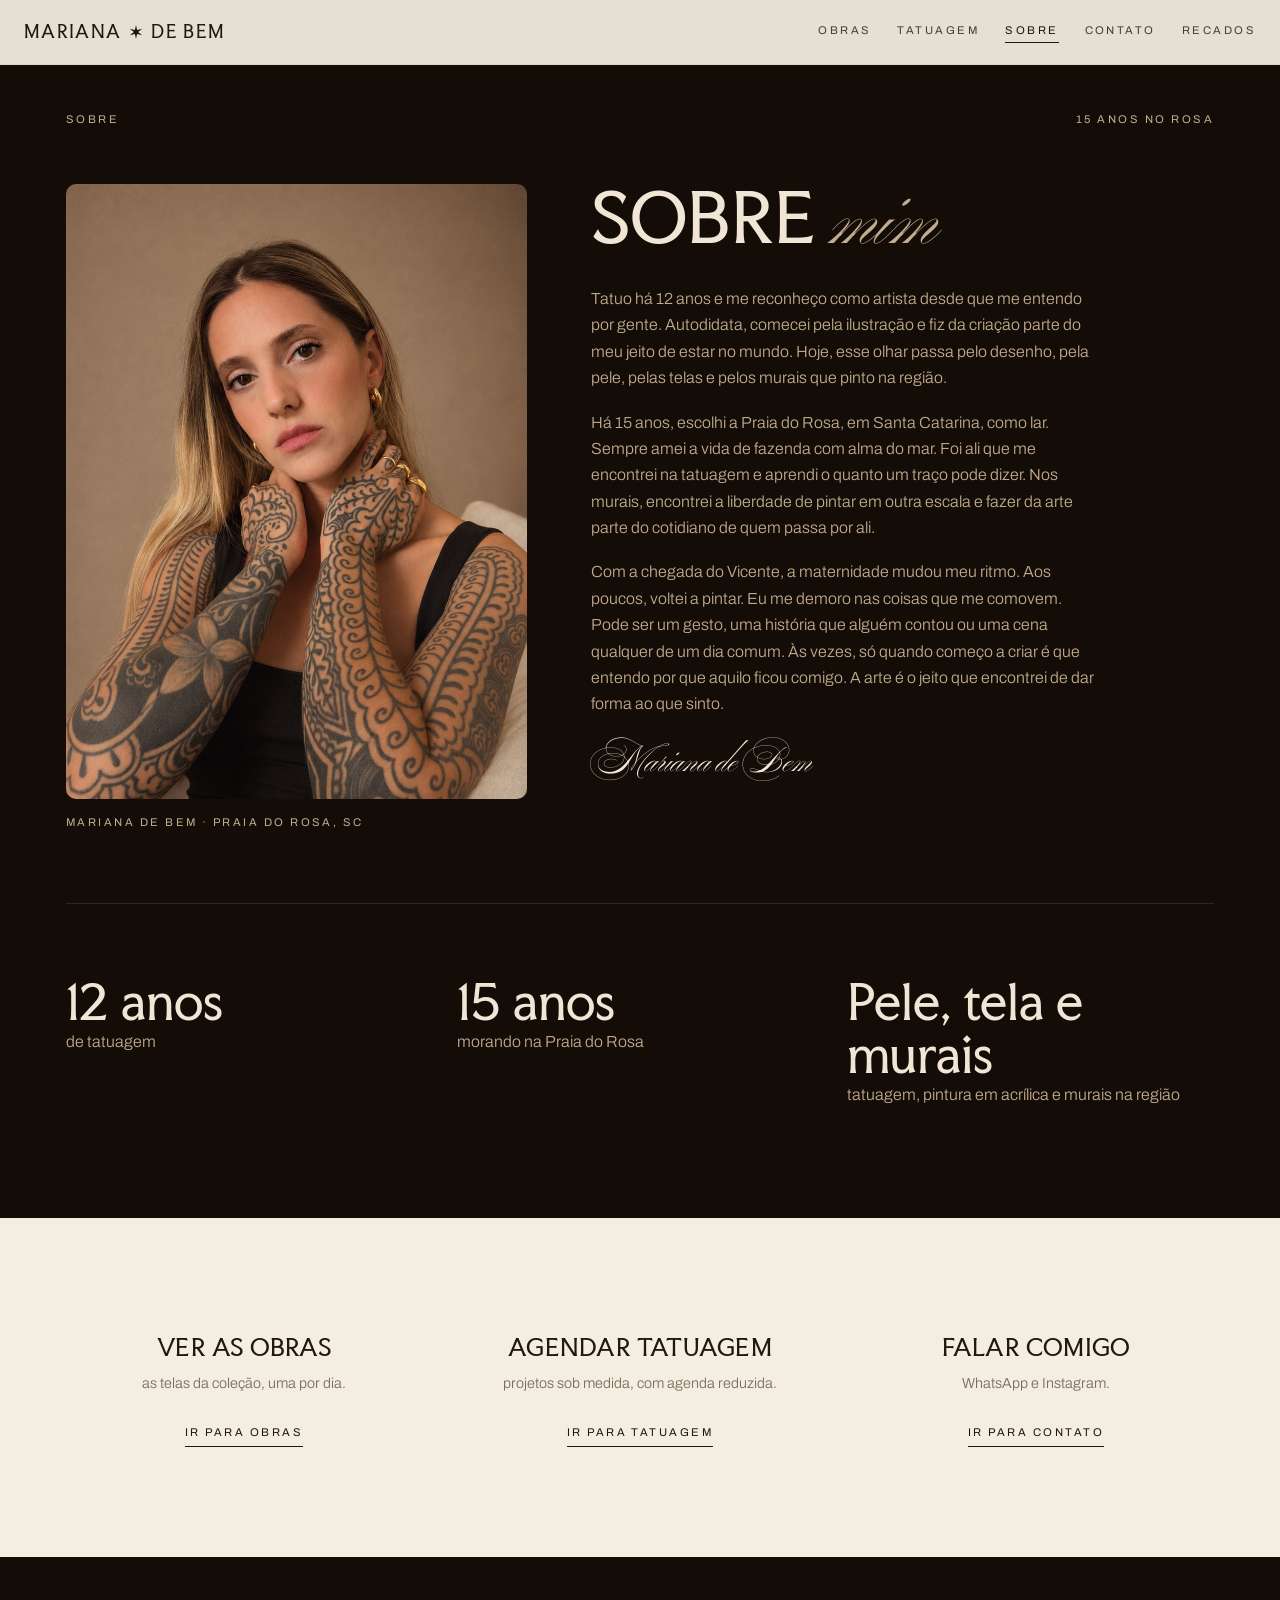
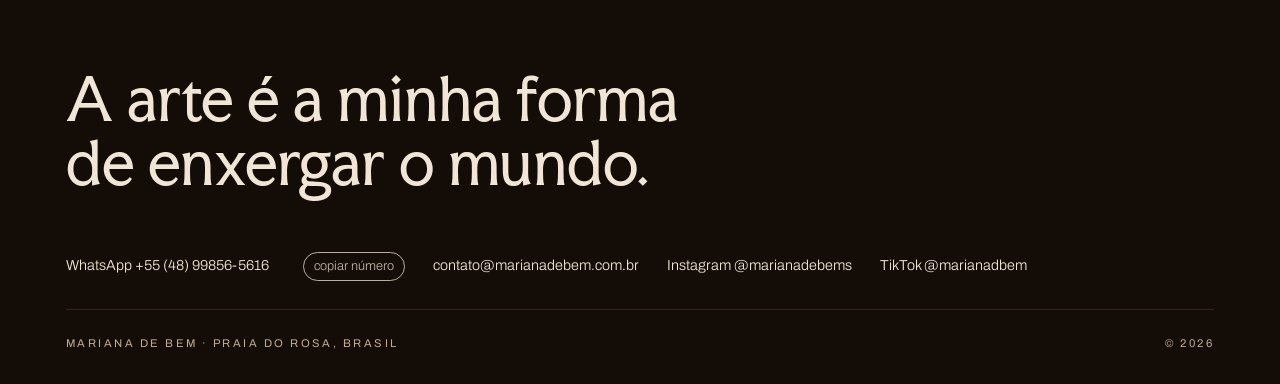
<file: sobre.html>
<!doctype html>
<html lang="pt-BR">
<head>
<meta charset="utf-8">
<meta name="viewport" content="width=device-width, initial-scale=1, viewport-fit=cover">
<title>Sobre · Mariana de Bem</title>
<meta name="description" content="Mariana de Bem: tatuadora há 12 anos, pinta telas e murais na Praia do Rosa, SC, onde vive há 15 anos.">
<link rel="preconnect" href="https://fonts.googleapis.com">
<link rel="preconnect" href="https://fonts.gstatic.com" crossorigin>
<link rel="stylesheet" href="https://fonts.googleapis.com/css2?family=Faculty+Glyphic&family=Ballet:opsz@16..72&family=Archivo:wght@300;400;500&display=swap">
<link rel="stylesheet" href="estilo.css">
</head>
<body>

<header class="topo solido" id="topo">
  <div class="wrap">
    <a class="marca" href="index.html">Mariana <svg viewBox="0 0 20 20" aria-hidden="true"><path fill="currentColor" d="M10 0l1.6 7.2L19 5.5l-6 4.5 6 4.5-7.4-1.7L10 20l-1.6-7.2L1 14.5 7 10 1 5.5l7.4 1.7z"/></svg> de Bem</a>
    <nav class="menu caps" aria-label="Páginas">
      <a href="obras.html">Obras</a>
      <a href="tatuagem.html">Tatuagem</a>
      <a href="sobre.html" aria-current="page">Sobre</a>
      <a href="contato.html">Contato</a>
      <a href="recados.html">Recados</a>
    </nav>
  </div>
</header>

<main>
  <section class="sobre">
    <div class="wrap">
      <div class="barra caps"><span>Sobre</span><span>15 anos no Rosa</span></div>
      <div class="duas">
        <figure>
          <img src="foto-mariana.jpg" alt="Retrato de Mariana de Bem com os braços tatuados">
          <figcaption class="caps">Mariana de Bem · Praia do Rosa, SC</figcaption>
        </figure>
        <div class="corpo">
          <h1>Sobre <span class="script">mim</span></h1>
          <p>Tatuo há 12 anos e me reconheço como artista desde que me entendo por gente. Autodidata, comecei pela ilustração e fiz da criação parte do meu jeito de estar no mundo. Hoje, esse olhar passa pelo desenho, pela pele, pelas telas e pelos murais que pinto na região.</p>
          <p>Há 15 anos, escolhi a Praia do Rosa, em Santa Catarina, como lar. Sempre amei a vida de fazenda com alma do mar. Foi ali que me encontrei na tatuagem e aprendi o quanto um traço pode dizer. Nos murais, encontrei a liberdade de pintar em outra escala e fazer da arte parte do cotidiano de quem passa por ali.</p>
          <p>Com a chegada do Vicente, a maternidade mudou meu ritmo. Aos poucos, voltei a pintar. Eu me demoro nas coisas que me comovem. Pode ser um gesto, uma história que alguém contou ou uma cena qualquer de um dia comum. Às vezes, só quando começo a criar é que entendo por que aquilo ficou comigo. A arte é o jeito que encontrei de dar forma ao que sinto.</p>
          <div class="assinatura">Mariana de Bem</div>
        </div>
      </div>
      <div class="numeros">
        <div><b>12 anos</b><span>de tatuagem</span></div>
        <div><b>15 anos</b><span>morando na Praia do Rosa</span></div>
        <div><b>Pele, tela e murais</b><span>tatuagem, pintura em acrílica e murais na região</span></div>
      </div>
    </div>
  </section>

  <section class="caminhos" style="padding-top:110px">
    <div class="wrap grid">
      <div class="caminho">
        <h3>Ver as obras</h3>
        <p>as telas da coleção, uma por dia.</p>
        <a class="link caps" href="obras.html">Ir para obras</a>
      </div>
      <div class="caminho">
        <h3>Agendar tatuagem</h3>
        <p>projetos sob medida, com agenda reduzida.</p>
        <a class="link caps" href="tatuagem.html">Ir para tatuagem</a>
      </div>
      <div class="caminho">
        <h3>Falar comigo</h3>
        <p>WhatsApp e Instagram.</p>
        <a class="link caps" href="contato.html">Ir para contato</a>
      </div>
    </div>
  </section>
</main>

<footer>
  <div class="wrap">
    <p class="frase">A arte é a minha forma de enxergar o mundo.</p>
    <div class="links">
      <a data-whats="ola" href="https://wa.me/5548998565616" target="_blank" rel="noopener">WhatsApp <span data-numero></span></a>
      <button class="copiar" data-copiar type="button">copiar número</button>
      <a href="mailto:contato@marianadebem.com.br">contato@marianadebem.com.br</a>
      <a href="https://www.instagram.com/marianadebems/" target="_blank" rel="noopener">Instagram @marianadebems</a>
      <a href="https://www.tiktok.com/@marianadbem" target="_blank" rel="noopener">TikTok @marianadbem</a>
    </div>
    <div class="base caps"><span>Mariana de Bem · Praia do Rosa, Brasil</span><span>© 2026</span></div>
  </div>
</footer>

<script src="comum.js"></script>
</body>
</html>
</file>
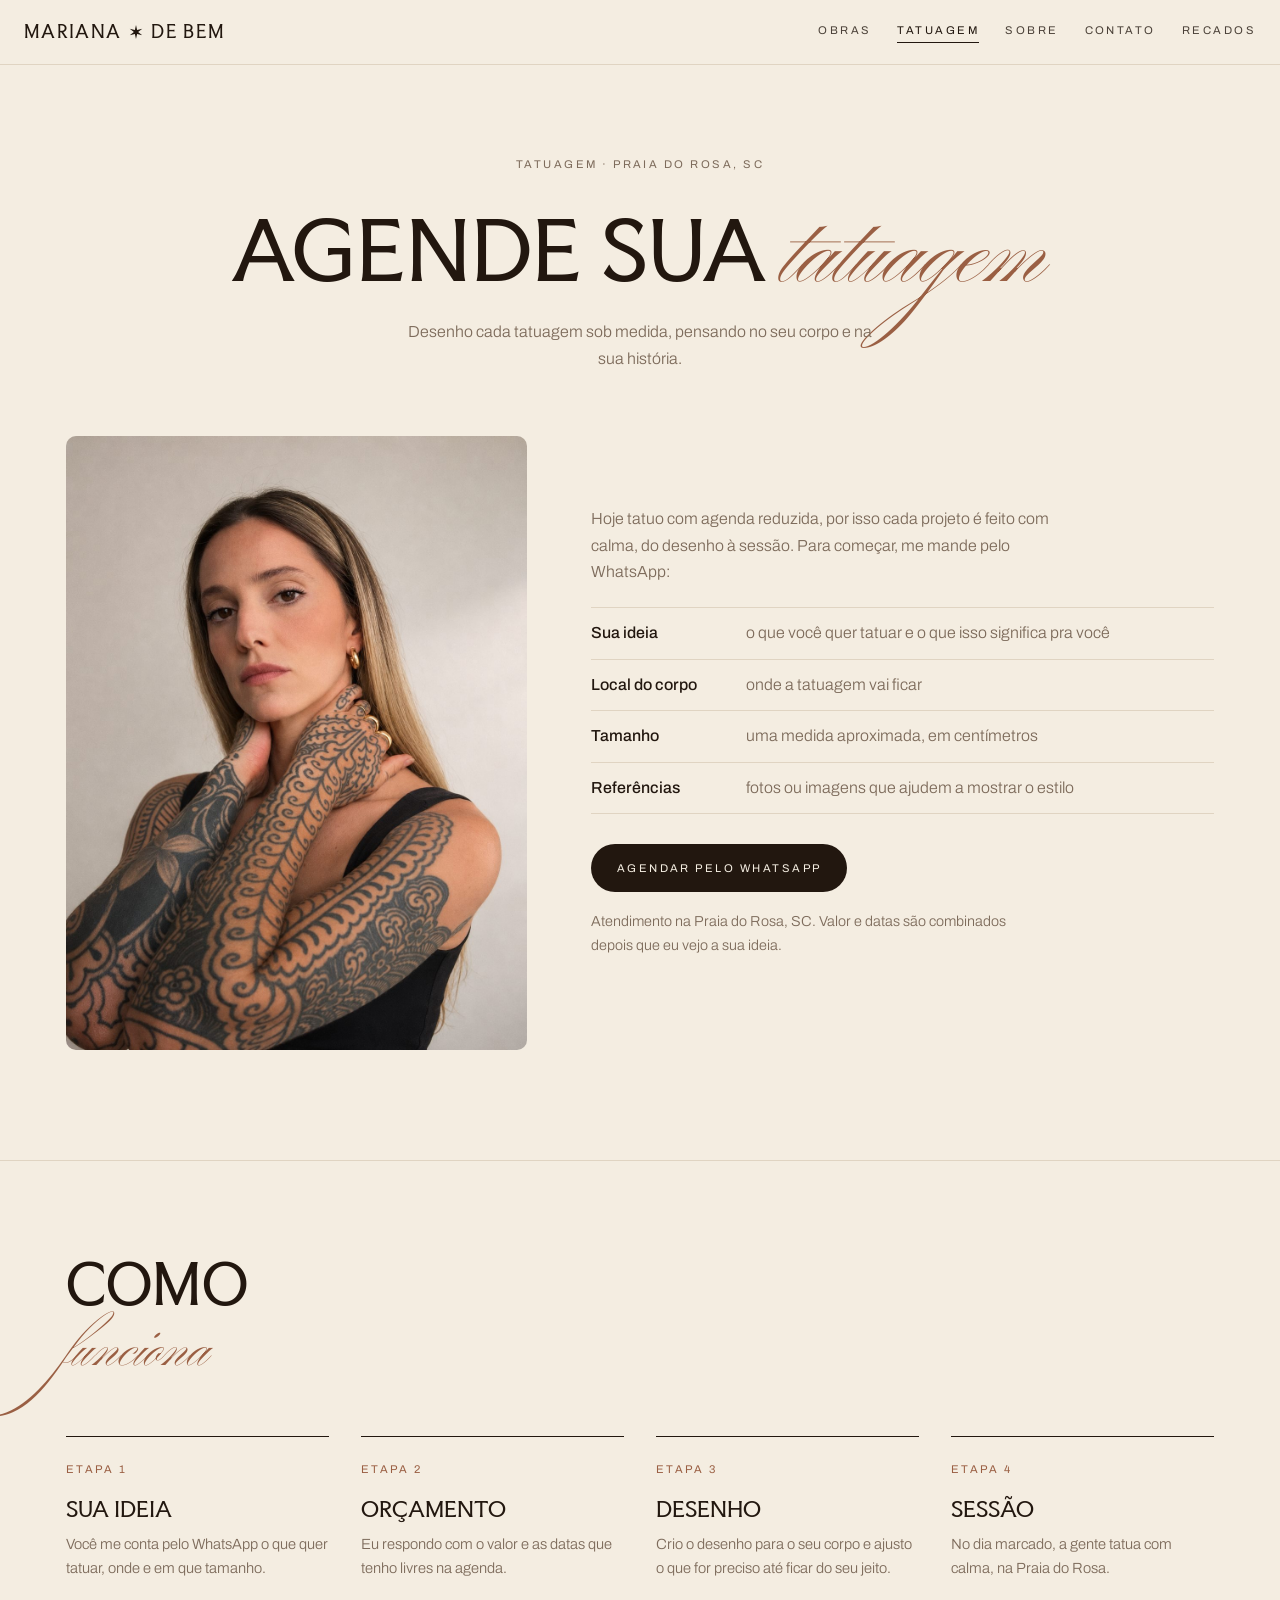
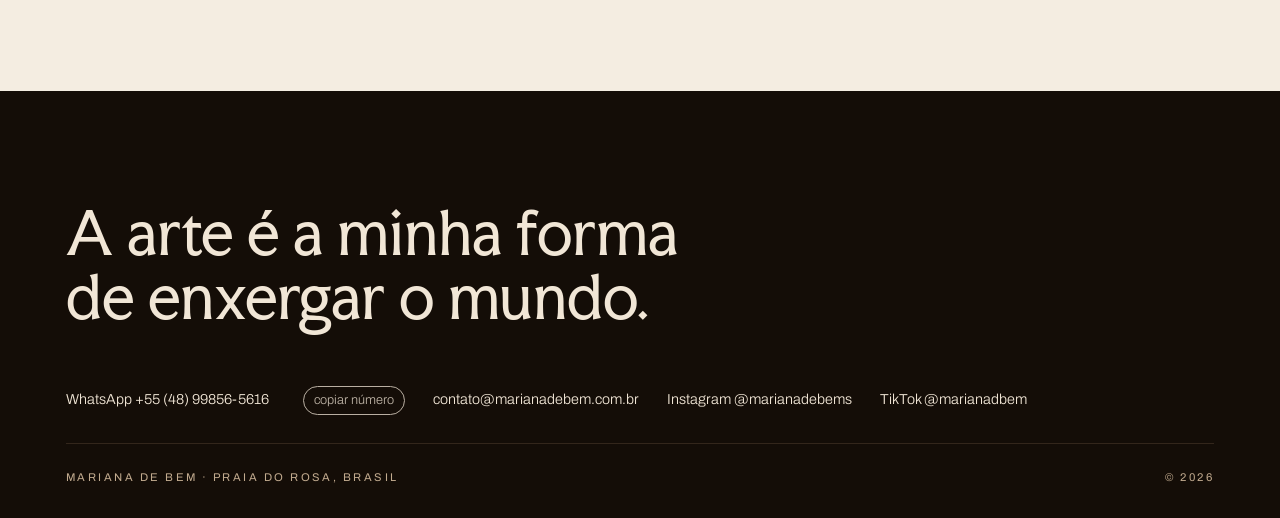
<file: tatuagem.html>
<!doctype html>
<html lang="pt-BR">
<head>
<meta charset="utf-8">
<meta name="viewport" content="width=device-width, initial-scale=1, viewport-fit=cover">
<title>Tatuagem · Mariana de Bem</title>
<meta name="description" content="Agende uma tatuagem com Mariana de Bem, na Praia do Rosa, SC.">
<link rel="preconnect" href="https://fonts.googleapis.com">
<link rel="preconnect" href="https://fonts.gstatic.com" crossorigin>
<link rel="stylesheet" href="https://fonts.googleapis.com/css2?family=Faculty+Glyphic&family=Ballet:opsz@16..72&family=Archivo:wght@300;400;500&display=swap">
<link rel="stylesheet" href="estilo.css">
</head>
<body>

<header class="topo solido" id="topo">
  <div class="wrap">
    <a class="marca" href="index.html">Mariana <svg viewBox="0 0 20 20" aria-hidden="true"><path fill="currentColor" d="M10 0l1.6 7.2L19 5.5l-6 4.5 6 4.5-7.4-1.7L10 20l-1.6-7.2L1 14.5 7 10 1 5.5l7.4 1.7z"/></svg> de Bem</a>
    <nav class="menu caps" aria-label="Páginas">
      <a href="obras.html">Obras</a>
      <a href="tatuagem.html" aria-current="page">Tatuagem</a>
      <a href="sobre.html">Sobre</a>
      <a href="contato.html">Contato</a>
      <a href="recados.html">Recados</a>
    </nav>
  </div>
</header>

<main>
  <section class="cab-pagina">
    <div class="wrap">
      <span class="caps">Tatuagem · Praia do Rosa, SC</span>
      <h1>Agende sua <span class="script">tatuagem</span></h1>
      <p>Desenho cada tatuagem sob medida, pensando no seu corpo e na sua história.</p>
    </div>
  </section>

  <section class="tatuagem">
    <div class="wrap duas">
      <figure>
        <img src="foto-tatuagem.jpg" alt="Mariana de Bem com os braços e as mãos cobertos de tatuagens ornamentais">
      </figure>
      <div>
        <p>Hoje tatuo com agenda reduzida, por isso cada projeto é feito com calma, do desenho à sessão. Para começar, me mande pelo WhatsApp:</p>
        <ol class="pedido">
          <li><b>Sua ideia</b> o que você quer tatuar e o que isso significa pra você</li>
          <li><b>Local do corpo</b> onde a tatuagem vai ficar</li>
          <li><b>Tamanho</b> uma medida aproximada, em centímetros</li>
          <li><b>Referências</b> fotos ou imagens que ajudem a mostrar o estilo</li>
        </ol>
        <a class="botao-cheio caps" data-whats="tatuagem" href="https://wa.me/5548998565616" target="_blank" rel="noopener">Agendar pelo WhatsApp</a>
        <p class="nota">Atendimento na Praia do Rosa, SC. Valor e datas são combinados depois que eu vejo a sua ideia.</p>
      </div>
    </div>
  </section>

  <section class="etapas">
    <div class="wrap">
      <h2 class="titulo-sec">Como <span class="script">funciona</span></h2>
      <div class="grid">
        <div class="etapa"><span class="caps">Etapa 1</span><h3>Sua ideia</h3><p>Você me conta pelo WhatsApp o que quer tatuar, onde e em que tamanho.</p></div>
        <div class="etapa"><span class="caps">Etapa 2</span><h3>Orçamento</h3><p>Eu respondo com o valor e as datas que tenho livres na agenda.</p></div>
        <div class="etapa"><span class="caps">Etapa 3</span><h3>Desenho</h3><p>Crio o desenho para o seu corpo e ajusto o que for preciso até ficar do seu jeito.</p></div>
        <div class="etapa"><span class="caps">Etapa 4</span><h3>Sessão</h3><p>No dia marcado, a gente tatua com calma, na Praia do Rosa.</p></div>
      </div>
    </div>
  </section>
</main>

<footer>
  <div class="wrap">
    <p class="frase">A arte é a minha forma de enxergar o mundo.</p>
    <div class="links">
      <a data-whats="ola" href="https://wa.me/5548998565616" target="_blank" rel="noopener">WhatsApp <span data-numero></span></a>
      <button class="copiar" data-copiar type="button">copiar número</button>
      <a href="mailto:contato@marianadebem.com.br">contato@marianadebem.com.br</a>
      <a href="https://www.instagram.com/marianadebems/" target="_blank" rel="noopener">Instagram @marianadebems</a>
      <a href="https://www.tiktok.com/@marianadbem" target="_blank" rel="noopener">TikTok @marianadbem</a>
    </div>
    <div class="base caps"><span>Mariana de Bem · Praia do Rosa, Brasil</span><span>© 2026</span></div>
  </div>
</footer>

<script src="comum.js"></script>
</body>
</html>
</file>
<file: estilo.css>
/* Mariana de Bem — estilos comuns a todas as páginas.
   Layout: editorial de artista. Abertura em foto cheia com letreiro caligráfico, seções creme,
   "sobre" e rodapé em marrom escuro. Caligrafia: Ballet (Google Fonts, licença OFL, uso comercial liberado). */
:root {
  --creme: #f4ede1;      /* fundo das seções claras */
  --tinta: #22170f;      /* texto sobre o creme */
  --nevoa: #7d6b5b;      /* texto secundário */
  --argila: #9a5f43;     /* acento terroso */
  --mar: #3f6f6c;        /* "disponível" */
  --linha: #e0d4c2;
  --cartao: #ebe2d3;
  --escuro: #140d07;     /* seções escuras */
  --escuro-texto: #f1e6d6;
  --escuro-nevoa: #c2ab8f;
  --escuro-linha: #33261b;
  --display: "Faculty Glyphic", "Georgia", serif;
  --script: "Ballet", "Snell Roundhand", cursive;
  --texto: "Archivo", "Helvetica Neue", Arial, sans-serif;
}
@media (prefers-color-scheme: dark) {
  :root:not([data-theme="light"]) {
    --creme: #1b130c; --tinta: #f1e6d6; --nevoa: #b9a48c; --argila: #d49a78; --mar: #7fb3ae;
    --linha: #34271c; --cartao: #261b12; --escuro: #0d0804; --escuro-linha: #2a1f15; color-scheme: dark;
  }
}
:root[data-theme="dark"] {
  --creme: #1b130c; --tinta: #f1e6d6; --nevoa: #b9a48c; --argila: #d49a78; --mar: #7fb3ae;
  --linha: #34271c; --cartao: #261b12; --escuro: #0d0804; --escuro-linha: #2a1f15; color-scheme: dark;
}
* { box-sizing: border-box; }
html { scroll-behavior: smooth; }
body { margin: 0; background: var(--creme); color: var(--tinta); font-family: var(--texto); font-weight: 300; font-size: 16px; line-height: 1.65; }
img { max-width: 100%; }
.wrap { max-width: 1180px; margin: 0 auto; padding-left: max(16px, env(safe-area-inset-left, 0px)); padding-right: max(16px, env(safe-area-inset-right, 0px)); }
a { color: inherit; }
:focus-visible { outline: 2px solid var(--argila); outline-offset: 3px; }
.caps { font-family: var(--texto); font-weight: 400; font-size: .7rem; letter-spacing: .22em; text-transform: uppercase; }
.script { font-family: var(--script); font-style: normal; text-transform: none; letter-spacing: 0; }

/* topo fixo */
header.topo { position: fixed; inset: 0 0 auto 0; z-index: 10; color: #f6ecdf; padding-top: env(safe-area-inset-top, 0px); transition: background .35s, color .35s, box-shadow .35s; }
header.topo.solido { background: color-mix(in srgb, var(--creme) 94%, transparent); color: var(--tinta); backdrop-filter: blur(8px); box-shadow: 0 1px 0 var(--linha); }
header.topo .wrap { display: flex; align-items: center; justify-content: space-between; gap: 8px 16px; flex-wrap: wrap; min-height: 64px; padding-block: 12px; max-width: none; padding-left: max(24px, env(safe-area-inset-left, 0px)); padding-right: max(24px, env(safe-area-inset-right, 0px)); }
.marca { display: inline-flex; align-items: center; gap: 8px; font-family: var(--display); font-size: 1.05rem; letter-spacing: .08em; text-transform: uppercase; text-decoration: none; white-space: nowrap; }
.marca svg { width: 14px; height: 14px; }
nav.menu { display: flex; gap: 26px; flex-wrap: wrap; }
nav.menu a { text-decoration: none; opacity: .8; padding-bottom: 3px; border-bottom: 1px solid transparent; }
nav.menu a:hover { opacity: 1; }
nav.menu a[aria-current="page"] { opacity: 1; border-bottom-color: currentColor; }

/* abertura (página inicial) */
.abertura { position: relative; height: 100svh; min-height: 560px; overflow: hidden; background: #1c140d; color: #f6ecdf; }
.abertura img { position: absolute; inset: 0; width: 100%; height: 100%; object-fit: cover; object-position: 50% 30%; }
.abertura::after { content: ""; position: absolute; inset: 0; background: linear-gradient(180deg, rgba(20,13,7,.45) 0%, rgba(20,13,7,0) 22%, rgba(20,13,7,0) 45%, rgba(20,13,7,.78) 100%); }
/* Letreiro em escala de cartaz: ocupa ~90% da largura da tela (limitado pela altura no computador). */
.letreiro { position: absolute; z-index: 1; left: 0; right: 0; bottom: 7vh; margin: 0; font-weight: 400; text-align: center; padding: 0 8px; white-space: nowrap; }
.letreiro .linha1 { display: block; font-family: var(--script); font-size: min(27vw, 30vh); line-height: .9; transform: translateX(-17%); }
.letreiro .linha2 { display: block; font-family: var(--script); font-size: min(35vw, 41vh); line-height: .85; margin-top: -.14em; transform: translateX(1%); }
.letreiro .en { display: inline-block; font-family: var(--display); font-size: .2em; letter-spacing: .16em; text-transform: uppercase; vertical-align: .5em; margin-right: .3em; }
.abertura .rodape { position: absolute; z-index: 1; left: max(24px, env(safe-area-inset-left, 0px)); right: max(24px, env(safe-area-inset-right, 0px)); bottom: 22px; display: flex; justify-content: space-between; gap: 16px; opacity: .85; }

/* cabeçalho das páginas internas */
.cab-pagina { padding: calc(150px + env(safe-area-inset-top, 0px)) 0 64px; text-align: center; }
.cab-pagina .caps { color: var(--nevoa); }
.cab-pagina h1 { font-family: var(--display); font-weight: 400; font-size: clamp(2.6rem, 7vw, 5rem); text-transform: uppercase; line-height: 1; margin: 34px 0 22px; }
.cab-pagina h1 .script { color: var(--argila); font-size: 1.6em; line-height: .6; }
.cab-pagina p { max-width: 52ch; margin: 0 auto; color: var(--nevoa); }

/* manifesto */
.manifesto { text-align: center; padding: 120px 0 96px; }
.icones { display: flex; justify-content: center; gap: 30px; margin-bottom: 44px; color: var(--tinta); }
.icones svg { width: 60px; height: 60px; }
.manifesto h2 { font-family: var(--display); font-weight: 400; font-size: clamp(2rem, 4.6vw, 3.4rem); line-height: 1.12; max-width: 17ch; margin: 0 auto 26px; text-wrap: balance; }
.manifesto p { max-width: 46ch; margin: 0 auto; color: var(--nevoa); font-size: .95rem; }

/* caminhos */
.caminhos { padding: 24px 0 110px; }
.caminhos .grid { display: grid; grid-template-columns: repeat(3, minmax(0, 1fr)); gap: 40px; text-align: center; }
.caminho svg { width: 84px; height: 84px; color: var(--tinta); margin-bottom: 18px; }
.caminho h3 { font-family: var(--display); font-weight: 400; font-size: 1.45rem; text-transform: uppercase; letter-spacing: .01em; margin: 0 0 6px; }
.caminho p { margin: 0 0 22px; color: var(--nevoa); font-size: .9rem; }
.link { display: inline-block; text-decoration: none; padding-bottom: 4px; border-bottom: 1px solid currentColor; }
.link:hover { color: var(--argila); }
.botao-cheio { display: inline-block; text-decoration: none; background: var(--tinta); color: var(--creme); padding: 15px 26px; border-radius: 999px; transition: background .2s; }
.botao-cheio:hover { background: var(--argila); }

/* coleção */
.colecao { padding: 0 0 110px; }
.abas { display: flex; justify-content: center; gap: 8px; flex-wrap: wrap; margin-bottom: 28px; }
.abas[hidden] { display: none; }
.aba { font: inherit; border: 1px solid var(--linha); background: transparent; color: var(--tinta); padding: 9px 16px; border-radius: 999px; cursor: pointer; }
.aba[aria-selected="true"] { background: var(--tinta); color: var(--creme); border-color: var(--tinta); }
.ficha { display: grid; grid-template-columns: 1fr auto; gap: 18px 40px; align-items: end; padding: 22px 0; margin-bottom: 26px; border-top: 1px solid var(--linha); border-bottom: 1px solid var(--linha); }
.ficha h3 { font-family: var(--display); font-weight: 400; font-size: 1.5rem; margin: 0 0 4px; }
.ficha p { margin: 0; color: var(--nevoa); max-width: 58ch; }
.ficha .preco { text-align: right; color: var(--nevoa); }
.ficha .preco b { display: block; font-family: var(--display); font-weight: 400; font-size: 2rem; color: var(--tinta); line-height: 1.1; }
.contagem { display: flex; gap: 22px; flex-wrap: wrap; align-items: center; margin-bottom: 26px; color: var(--nevoa); font-variant-numeric: tabular-nums; }
.contagem b { color: var(--tinta); font-weight: 500; }
.contagem label { display: inline-flex; gap: 8px; align-items: center; cursor: pointer; margin-left: auto; }
.grade { display: grid; grid-template-columns: repeat(auto-fill, minmax(200px, 1fr)); gap: 40px 24px; }
.obra { display: flex; flex-direction: column; gap: 8px; min-width: 0; }
.tela { aspect-ratio: 1; max-width: 100%; position: relative; overflow: hidden; border-radius: 8px; background: var(--cartao); }
.tela img { width: 100%; height: 100%; object-fit: cover; display: block; }
.tela .pintura { position: absolute; inset: 0; }
.obra.embreve .tela .pintura { filter: saturate(.3); opacity: .5; }
.obra .rotulo { display: flex; justify-content: space-between; gap: 8px; color: var(--nevoa); margin-top: 6px; }
.obra h4 { font-family: var(--display); font-weight: 400; font-size: 1.05rem; text-transform: uppercase; line-height: 1.2; margin: 0; overflow-wrap: anywhere; }
.selo.disponivel { color: var(--mar); }
.selo.reservada { color: var(--argila); }
.obra .acao { margin-top: 4px; }
.obra .sem-acao { color: var(--nevoa); }
.vazio-filtro { color: var(--nevoa); text-align: center; grid-column: 1 / -1; padding: 24px 0; }

/* blocos de duas colunas (comprar, tatuagem) */
.duas { display: grid; grid-template-columns: .85fr 1.15fr; gap: 64px; align-items: start; }
.titulo-sec { font-family: var(--display); font-weight: 400; font-size: clamp(2.2rem, 5vw, 3.4rem); text-transform: uppercase; line-height: 1; margin: 0; }
.titulo-sec .script { display: block; font-size: 1.35em; line-height: 1.1; color: var(--argila); }

/* como comprar */
.comprar { padding: 110px 0; border-top: 1px solid var(--linha); }
ol.passos { list-style: none; margin: 0; padding: 0; counter-reset: p; }
ol.passos li { display: grid; grid-template-columns: 52px 1fr; gap: 12px; padding: 20px 0; border-top: 1px solid var(--linha); counter-increment: p; }
ol.passos li:last-child { border-bottom: 1px solid var(--linha); }
ol.passos li::before { content: "0" counter(p); font-family: var(--display); font-size: 1.3rem; color: var(--argila); line-height: 1.3; }
ol.passos span { color: var(--nevoa); }
ol.passos b { font-weight: 500; display: block; color: var(--tinta); }
.nota { margin-top: 26px; color: var(--nevoa); }

/* tatuagem */
.tatuagem { padding: 0 0 110px; }
.tatuagem .duas { align-items: center; }
.tatuagem figure, .sobre figure { margin: 0; }
.tatuagem figure img { width: 100%; aspect-ratio: 3 / 4; object-fit: cover; object-position: 50% 30%; border-radius: 10px; display: block; }
.tatuagem p { color: var(--nevoa); max-width: 54ch; margin: 0 0 22px; }
ol.pedido { list-style: none; margin: 0 0 30px; padding: 0; border-top: 1px solid var(--linha); }
ol.pedido li { padding: 12px 0; border-bottom: 1px solid var(--linha); color: var(--nevoa); }
ol.pedido b { display: inline-block; min-width: 9.5em; font-weight: 500; color: var(--tinta); }
.tatuagem .nota { margin-top: 18px; font-size: .9rem; }
.etapas { padding: 96px 0 110px; border-top: 1px solid var(--linha); }
.etapas .grid { display: grid; grid-template-columns: repeat(4, minmax(0, 1fr)); gap: 32px; margin-top: 44px; }
.etapa { border-top: 1px solid var(--tinta); padding-top: 18px; }
.etapa .caps { color: var(--argila); }
.etapa h3 { font-family: var(--display); font-weight: 400; font-size: 1.3rem; text-transform: uppercase; margin: 10px 0 6px; }
.etapa p { margin: 0; color: var(--nevoa); font-size: .92rem; }

/* sobre (escuro) */
.sobre { background: var(--escuro); color: var(--escuro-texto); padding: calc(110px + env(safe-area-inset-top, 0px)) 0 110px; }
.sobre .barra { display: flex; justify-content: space-between; color: var(--escuro-nevoa); padding-bottom: 56px; }
.sobre .duas { gap: 64px; }
.sobre figure img { width: 100%; aspect-ratio: 3 / 4; object-fit: cover; border-radius: 10px; display: block; }
.sobre figcaption { color: var(--escuro-nevoa); margin-top: 14px; }
.sobre h1 { font-family: var(--display); font-weight: 400; font-size: clamp(2.4rem, 6vw, 4.2rem); text-transform: uppercase; line-height: 1; margin: 0 0 30px; }
.sobre h1 .script { color: var(--escuro-nevoa); font-size: 1.5em; line-height: .6; }
.sobre .destaque { font-family: var(--display); font-size: clamp(1.45rem, 2.6vw, 2rem); line-height: 1.3; margin: 0 0 30px; text-wrap: pretty; }
.sobre .corpo p { color: var(--escuro-nevoa); max-width: 56ch; margin: 0 0 18px; }
.sobre .assinatura { font-family: var(--script); font-size: 2.2rem; color: var(--escuro-texto); margin-top: 18px; }
.numeros { display: grid; grid-template-columns: repeat(3, minmax(0, 1fr)); gap: 24px; padding: 72px 0 0; margin-top: 72px; border-top: 1px solid var(--escuro-linha); }
.numeros b { display: block; font-family: var(--display); font-weight: 400; font-size: clamp(2rem, 4vw, 3rem); color: var(--escuro-texto); line-height: 1.1; }
.numeros span { color: var(--escuro-nevoa); }

/* contato */
.contato { padding: 0 0 110px; }
.canais { display: grid; grid-template-columns: repeat(3, minmax(0, 1fr)); gap: 24px; }
.canal { display: flex; flex-direction: column; gap: 10px; padding: 28px; border: 1px solid var(--linha); border-radius: 10px; min-width: 0; }
.canal .caps { color: var(--argila); }
.canal h2 { font-family: var(--display); font-weight: 400; font-size: 1.5rem; text-transform: uppercase; line-height: 1.15; margin: 0; }
.canal p { margin: 0 0 12px; color: var(--nevoa); flex: 1; }
.canal .link { align-self: flex-start; }
.dados { display: grid; grid-template-columns: repeat(auto-fit, minmax(190px, 1fr)); gap: 24px; margin-top: 64px; padding-top: 32px; border-top: 1px solid var(--linha); }
.dados div { min-width: 0; }
.dados .caps { display: block; color: var(--nevoa); margin-bottom: 6px; }
.dados .valor { font-family: var(--display); font-size: 1.25rem; overflow-wrap: anywhere; }
.copiar { font: inherit; font-size: .8rem; background: none; border: 1px solid currentColor; color: inherit; opacity: .75; padding: 3px 10px; border-radius: 999px; cursor: pointer; margin-left: 6px; }

/* mural de recados (recados.html)
   Os bilhetes são papel de verdade: cores fixas, iguais no modo claro e escuro.
   Os adesivos são sempre pretos, com o miolo vazado em creme. */
.mural-sec { padding: 0 0 110px; }
.mural { columns: 4 220px; column-gap: 22px; background: var(--cartao); border-radius: 12px; padding: 34px 26px 14px; }
.mural-vazio { text-align: center; color: var(--nevoa); margin: 22px 0 0; }
.bilhete { --creme: #f4ede1; break-inside: avoid; display: inline-block; width: 100%; margin: 0 0 26px; position: relative; padding: 20px 18px 16px; color: #22170f; font-family: var(--display); font-size: 1rem; line-height: 1.4; transform: rotate(var(--r, 0deg)); box-shadow: 0 6px 14px rgba(20,13,7,.14); transition: transform .25s; }
.bilhete:hover { transform: rotate(0deg) translateY(-2px); }
.bilhete p { margin: 0; overflow-wrap: anywhere; }
.bilhete .de { display: block; margin-top: 10px; font-family: var(--script); font-size: 1.25rem; text-align: right; opacity: .8; }
.bilhete .pino { position: absolute; top: -7px; left: 50%; width: 14px; height: 14px; border-radius: 50%; transform: translateX(-50%); background: #9a5f43; box-shadow: 0 2px 3px rgba(0,0,0,.3), inset -2px -2px 0 rgba(0,0,0,.18); }
.bilhete .fita { position: absolute; top: -10px; left: 32%; width: 74px; height: 20px; background: rgba(244,237,225,.82); transform: rotate(-4deg); box-shadow: 0 1px 2px rgba(0,0,0,.08); }
.bilhete .adesivos { position: absolute; right: -12px; bottom: -16px; display: flex; }
.bilhete .adesivos svg, .adesivos-op svg { color: #141010; }
.bilhete .adesivos svg { width: 44px; height: 44px; margin-left: -10px; filter: drop-shadow(1px 1px 0 #fff) drop-shadow(-1px -1px 0 #fff) drop-shadow(1px -1px 0 #fff) drop-shadow(-1px 1px 0 #fff) drop-shadow(0 2px 2px rgba(0,0,0,.25)); }
.bilhete .espera { display: inline-block; margin-top: 8px; font-size: .58rem; opacity: .7; }
.bilhete.deixar { background: #22170f; color: #f4ede1; border: 0; cursor: pointer; text-align: center; padding: 34px 16px; display: inline-grid; gap: 6px; justify-items: center; font: inherit; }
.bilhete.deixar .mais { font-family: var(--display); font-size: 2.4rem; line-height: 1; }
.bilhete.deixar:hover { background: #9a5f43; }
.bilhete.aviso p { font-family: var(--texto); font-size: .9rem; line-height: 1.55; }
.p-creme { background: #fbf6ee; } .p-areia { background: #ebe2d3; } .p-rose { background: #ead2c6; } .p-branco { background: #fff; }
.p-pauta { background: #fff repeating-linear-gradient(transparent 0 23px, rgba(154,95,67,.2) 23px 24px); }
.p-argila { background: #9a5f43; color: #f4ede1; } .p-escuro { background: #22170f; color: #f4ede1; }

dialog#dialogo { border: 0; padding: 0; background: transparent; width: min(500px, calc(100vw - 32px)); max-height: calc(100vh - 32px); }
dialog#dialogo::backdrop { background: rgba(20,13,7,.55); }
.form-recado { background: var(--creme); color: var(--tinta); border-radius: 14px; padding: 30px 28px 24px; display: grid; gap: 18px; max-height: calc(100vh - 32px); overflow-y: auto; }
.form-recado h2 { font-family: var(--display); font-weight: 400; text-transform: uppercase; font-size: 1.7rem; line-height: 1; margin: 0 0 4px; }
.form-recado h2 .script { color: var(--argila); font-size: 1.6em; }
.form-recado .caps { display: block; color: var(--nevoa); margin-bottom: 8px; }
.form-recado textarea, .form-recado input[type="text"] { width: 100%; font: inherit; font-family: var(--display); font-size: 1rem; color: var(--tinta); background: transparent; border: 1px solid var(--linha); border-radius: 10px; padding: 12px 14px; }
.form-recado textarea { min-height: 110px; resize: vertical; }
.form-recado input[type="text"] { margin-top: 10px; }
.form-recado .conta { display: block; text-align: right; font-size: .75rem; color: var(--nevoa); }
.escolha { display: flex; gap: 8px; flex-wrap: wrap; }
.escolha button { font: inherit; font-size: .85rem; cursor: pointer; background: transparent; color: var(--tinta); border: 1px solid var(--tinta); border-radius: 999px; padding: 5px 14px; }
.escolha button[aria-pressed="true"] { background: var(--tinta); color: var(--creme); }
.adesivos-op { --creme: #f4ede1; display: grid; grid-template-columns: repeat(5, minmax(0, 1fr)); gap: 6px; background: #fbf6ee; border-radius: 10px; padding: 10px; }
.adesivos-op button { background: none; border: 2px solid transparent; border-radius: 10px; padding: 6px; aspect-ratio: 1; cursor: pointer; }
.adesivos-op button[aria-pressed="true"] { border-color: #9a5f43; background: rgba(154,95,67,.1); }
.adesivos-op svg { width: 100%; height: 100%; }
.nota-form { font-size: .82rem; color: var(--nevoa); margin: 0; }
.form-recado .acoes { display: flex; justify-content: space-between; align-items: center; gap: 12px; flex-wrap: wrap; }
.form-recado .cancelar { font: inherit; background: none; border: 0; color: var(--nevoa); text-decoration: underline; cursor: pointer; }
.form-recado .botao-cheio { border: 0; cursor: pointer; font-size: .72rem; }

/* rodapé (escuro) */
footer { background: var(--escuro); color: var(--escuro-texto); padding: 110px 0 calc(32px + env(safe-area-inset-bottom, 0px)); }
footer .frase { font-family: var(--display); font-size: clamp(1.9rem, 4.6vw, 3.6rem); line-height: 1.12; margin: 0 0 56px; max-width: 20ch; text-wrap: balance; }
footer .frase .script { color: var(--escuro-nevoa); }
footer .links { display: flex; gap: 28px; flex-wrap: wrap; align-items: center; padding-bottom: 28px; border-bottom: 1px solid var(--escuro-linha); font-size: .9rem; }
footer .links a { text-decoration: none; }
footer .links a:hover { color: var(--escuro-nevoa); }
footer .base { display: flex; justify-content: space-between; gap: 16px; flex-wrap: wrap; color: var(--escuro-nevoa); padding-top: 24px; }

@media (max-width: 760px) {
  header.topo .wrap { padding-left: max(16px, env(safe-area-inset-left, 0px)); padding-right: max(16px, env(safe-area-inset-right, 0px)); }
  nav.menu { gap: 16px; width: 100%; }
  .abertura .rodape .rolar { display: none; }
  .letreiro { bottom: 9vh; }
  .manifesto { padding: 88px 0 64px; }
  .caminhos .grid { grid-template-columns: 1fr; gap: 52px; }
  .cab-pagina { padding-top: calc(140px + env(safe-area-inset-top, 0px)); }
  .ficha { grid-template-columns: 1fr; }
  .ficha .preco { text-align: left; }
  .grade { grid-template-columns: repeat(2, minmax(0, 1fr)); gap: 30px 14px; }
  .contagem label { margin-left: 0; }
  .duas { grid-template-columns: 1fr; gap: 40px; }
  ol.pedido b { display: block; min-width: 0; }
  .etapas .grid, .canais, .dados, .numeros { grid-template-columns: 1fr; }
  .mural { columns: 2 150px; column-gap: 14px; padding: 26px 14px 8px; }
  .bilhete { font-size: .92rem; padding: 18px 14px 14px; }
  .sobre .barra { padding-bottom: 36px; }
}
@media (min-width: 761px) and (max-width: 980px) {
  .etapas .grid { grid-template-columns: repeat(2, minmax(0, 1fr)); }
}
@media (prefers-reduced-motion: reduce) { html { scroll-behavior: auto; } * { transition: none !important; } }
</file>
